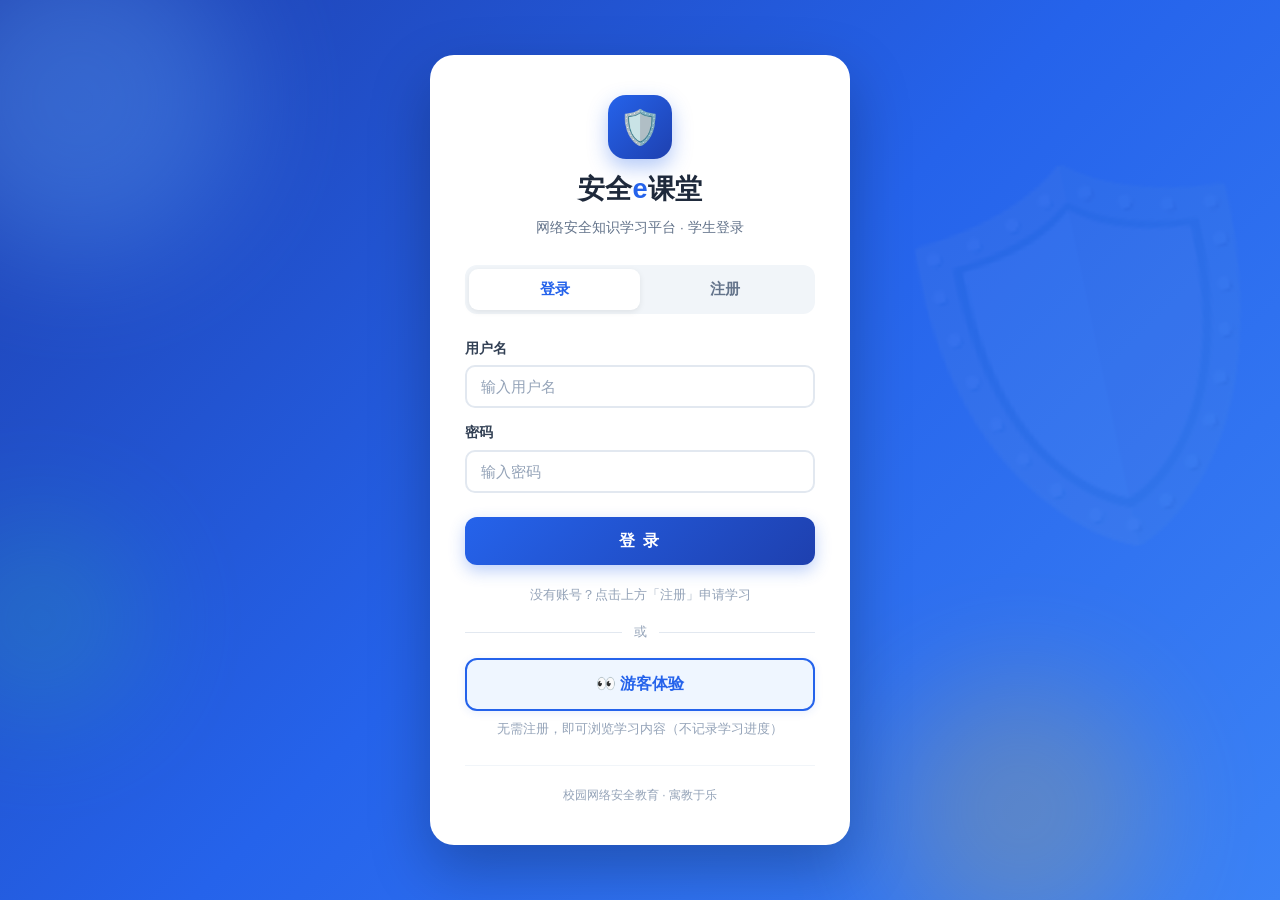
<file: index.html>
<!DOCTYPE html>
<html lang="zh-CN">
<head>
  <meta charset="UTF-8">
  <meta name="viewport" content="width=device-width, initial-scale=1.0, viewport-fit=cover">
  <meta name="description" content="安全e课堂 - 网络安全知识学习平台，包含动画学习、答题闯关、盲盒挑战、情境模拟、学习进度追踪">
  <title>安全e课堂 · 网络安全知识学习平台</title>
  <!-- PWA -->
  <meta name="theme-color" content="#2563eb">
  <meta name="apple-mobile-web-app-capable" content="yes">
  <meta name="apple-mobile-web-app-status-bar-style" content="black-translucent">
  <meta name="apple-mobile-web-app-title" content="安全e课堂">
  <link rel="manifest" href="manifest.json">
  <link rel="icon" type="image/png" href="img/icons/icon-192.png">
  <link rel="apple-touch-icon" href="img/icons/apple-touch-icon.png">
  <link rel="stylesheet" href="css/style.css">
  <link rel="stylesheet" href="css/auth.css">
</head>
<body>

<!-- === 注册登录页 === -->
<div id="page-auth" class="auth-page">
  <div class="auth-bg">
    <div class="auth-bg-shield">🛡️</div>
    <div class="auth-bg-orb orb1"></div>
    <div class="auth-bg-orb orb2"></div>
    <div class="auth-bg-orb orb3"></div>
  </div>
  <div class="auth-card">
    <div class="auth-logo">
      <div class="auth-logo-icon">🛡️</div>
      <h1>安全<span class="hl">e</span>课堂</h1>
    </div>
    <p class="auth-subtitle">网络安全知识学习平台 · 学生登录</p>

    <div class="auth-tabs">
      <button class="auth-tab active" data-tab="login" onclick="Auth.switchTab('login')">登录</button>
      <button class="auth-tab" data-tab="register" onclick="Auth.switchTab('register')">注册</button>
    </div>

    <!-- 登录表单 -->
    <form id="loginForm" class="auth-form" onsubmit="Auth.handleLogin(event)">
      <div class="form-group">
        <label>用户名</label>
        <input type="text" id="loginUsername" placeholder="输入用户名" autocomplete="username" required>
      </div>
      <div class="form-group">
        <label>密码</label>
        <input type="password" id="loginPassword" placeholder="输入密码" autocomplete="current-password" required>
      </div>
      <button type="submit" class="btn-auth">登 录</button>
      <p class="auth-hint">没有账号？点击上方「注册」申请学习</p>
    </form>

    <!-- 注册表单 -->
    <form id="registerForm" class="auth-form hidden" onsubmit="Auth.handleRegister(event)">
      <div class="form-group">
        <label>真实姓名 <span class="req">*</span></label>
        <input type="text" id="regDisplayName" placeholder="如：张三" required>
      </div>
      <div class="form-group">
        <label>班级 <span class="req">*</span></label>
        <select id="regClass" required>
          <option value="">请选择班级</option>
        </select>
      </div>
      <div class="form-group">
        <label>用户名 <span class="req">*</span></label>
        <input type="text" id="regUsername" placeholder="字母/数字/下划线，3-20位" required>
      </div>
      <div class="form-group">
        <label>密码 <span class="req">*</span></label>
        <input type="password" id="regPassword" placeholder="至少4位" required>
      </div>
      <div class="form-group">
        <label>确认密码 <span class="req">*</span></label>
        <input type="password" id="regPassword2" placeholder="再次输入密码" required>
      </div>
      <button type="submit" class="btn-auth">注 册 并 登 录</button>
      <p class="auth-hint">注册即创建学生账号，可记录学习进度</p>
    </form>

    <!-- 游客体验 -->
    <div class="auth-guest-section">
      <div class="auth-guest-divider"><span>或</span></div>
      <button type="button" class="btn-guest" onclick="Auth.handleLoginAsGuest()">👀 游客体验</button>
      <p class="auth-hint" style="margin-top:0.5rem;">无需注册，即可浏览学习内容（不记录学习进度）</p>
    </div>

    <div class="auth-divider">校园网络安全教育 · 寓教于乐</div>
  </div>
</div>

<!-- === 主应用容器（登录后显示） === -->
<div id="app-container" style="display:none;">

<!-- === 导航栏 === -->
<nav class="navbar">
  <div class="navbar-brand" onclick="App.go('home')">
    <div class="logo">🛡️</div>
    <span>安全e课堂</span>
  </div>
  <div class="navbar-menu">
    <button onclick="App.go('home')" data-page="home" class="active">首页</button>
    <button onclick="App.go('learn')" data-page="learn">学习中心</button>
    <button onclick="App.go('quiz')" data-page="quiz">闯关挑战</button>
    <button onclick="App.go('blindbox')" data-page="blindbox">盲盒挑战</button>
    <button onclick="App.go('scenario')" data-page="scenario">情境模拟</button>
  </div>
  <div class="navbar-right">
    <div class="nav-progress-badge" title="闯关进度">
      <i>🏆</i><span id="navProgress">0/6 关</span>
    </div>
    <div class="nav-user" id="navUser" style="display:none;">
      <div class="nav-user-info">
        <span id="navUsername">学生</span>
        <span class="nav-role student" id="navUserRole">学生</span>
      </div>
      <div class="nav-user-menu">
        <button class="nav-menu-btn" onclick="toggleUserMenu()">⋮</button>
        <div class="nav-dropdown" id="navDropdown">
          <a href="javascript:Auth.showChangePassword()" id="menuChangePwd">🔑 修改密码</a>
          <a href="javascript:Auth.goTeacher()" id="teacherEntry" style="display:none;">📊 教师后台</a>
          <a href="javascript:Auth.logout()" id="menuLogout">🚪 退出登录</a>
          <a href="javascript:Auth.logout()" id="menuRegister" style="display:none;">📝 登录/注册</a>
        </div>
      </div>
    </div>
  </div>
</nav>

<!-- === 主容器 === -->
<div class="main-container">

  <!-- === 首页 === -->
  <div class="page active" id="page-home">
    <div class="hero">
      <div class="hero-content">
        <h1>🛡️ 安全<span class="highlight">e</span>课堂</h1>
        <p>中小学网络安全知识学习平台 · 动画学习 + 互动游戏 + 情境实战</p>
        <div class="hero-badges">
          <span class="hero-badge"><span class="dot"></span>🎓 学生注册登录</span>
          <span class="hero-badge"><span class="dot"></span>📊 教师后台监测进度</span>
          <span class="hero-badge"><span class="dot"></span>📱 手机可安装为App</span>
        </div>
        <div class="hero-stats">
          <div class="hero-stat">
            <div class="num">6</div>
            <div class="label">学习主题</div>
          </div>
          <div class="hero-stat">
            <div class="num">30+</div>
            <div class="label">知识题目</div>
          </div>
          <div class="hero-stat">
            <div class="num">4</div>
            <div class="label">情境模拟</div>
          </div>
          <div class="hero-stat">
            <div class="num">3</div>
            <div class="label">游戏模式</div>
          </div>
        </div>
      </div>
    </div>

    <div class="module-cards">
      <div class="module-card" onclick="App.go('learn')">
        <div class="icon blue">📚</div>
        <h3>学习中心</h3>
        <p>6大网络安全主题，通过动画演示和知识卡片，轻松理解密码安全、钓鱼识别、信息保护等核心知识。</p>
        <div class="tags">
          <span class="tag">动画演示</span>
          <span class="tag">知识卡片</span>
          <span class="tag">自学资源</span>
        </div>
        <div class="go">开始学习 →</div>
      </div>

      <div class="module-card" onclick="App.go('quiz')">
        <div class="icon amber">🏆</div>
        <h3>闯关挑战</h3>
        <p>6大关卡、30道精选题目，涵盖单选、多选、判断、场景分析四种题型。逐级解锁，星星评分。</p>
        <div class="tags">
          <span class="tag">答题得分</span>
          <span class="tag">逐级解锁</span>
          <span class="tag">即时解析</span>
        </div>
        <div class="go">开始挑战 →</div>
      </div>

      <div class="module-card" onclick="App.go('blindbox')">
        <div class="icon green">🎁</div>
        <h3>盲盒 + 情境</h3>
        <p>开盲盒答题赢积分，稀有度越高分越多！还有4个真实情境模拟，体验真实的网络安全决策。</p>
        <div class="tags">
          <span class="tag">盲盒挑战</span>
          <span class="tag">情境模拟</span>
          <span class="tag">互动游戏</span>
        </div>
        <div class="go">开始游戏 →</div>
      </div>
    </div>

    <div class="feature-section">
      <div class="section-title">
        <h2>平台特色</h2>
        <p>学练结合，寓教于乐</p>
      </div>
      <div class="feature-grid">
        <div class="feature-item">
          <div class="emoji">🎬</div>
          <h4>动画教学</h4>
          <p>CSS动画演示安全知识，生动直观，激发学习兴趣</p>
        </div>
        <div class="feature-item">
          <div class="emoji">🎮</div>
          <h4>游戏化学习</h4>
          <p>答题闯关、盲盒开箱、情境互动，多种游戏模式不枯燥</p>
        </div>
        <div class="feature-item">
          <div class="emoji">📊</div>
          <h4>即时反馈</h4>
          <p>每道题即时解析，每个情境即时反馈，学完就懂</p>
        </div>
        <div class="feature-item">
          <div class="emoji">📱</div>
          <h4>PWA 手机App</h4>
          <p>支持安装到手机桌面，离线也能学，随时随地畅享网络安全教育</p>
        </div>
        <div class="feature-item">
          <div class="emoji">🎯</div>
          <h4>真实场景</h4>
          <p>情境模拟取材真实案例，学完就能用在实际生活中</p>
        </div>
        <div class="feature-item">
          <div class="emoji">📊</div>
          <h4>教师后台监测</h4>
          <p>教师可查看学生学习进度、答题成绩、班级分布，数据一目了然</p>
        </div>
      </div>
    </div>
  </div>

  <!-- === 学习中心 === -->
  <div class="page" id="page-learn">
    <div class="learn-header">
      <h1>📚 学习中心</h1>
      <p>6大主题动画教学 · 轻松掌握网络安全知识</p>
    </div>
    <div class="learn-tabs" id="learn-tabs"></div>
    <div class="learn-content" id="learn-content"></div>
  </div>

  <!-- === 闯关挑战 === -->
  <div class="page" id="page-quiz">
    <div class="quiz-header">
      <h1>🏆 闯关挑战</h1>
      <p>6关30题 · 逐级解锁 · 星星评分</p>
    </div>
    <div class="quiz-container" id="quiz-container"></div>
  </div>

  <!-- === 盲盒挑战 === -->
  <div class="page" id="page-blindbox">
    <div class="blindbox-header">
      <h1>🎁 盲盒挑战</h1>
      <p>9个盲盒 · 稀有度越高分越多 · 限时答题</p>
    </div>
    <div class="blindbox-container" id="blindbox-container"></div>
  </div>

  <!-- === 情境模拟 === -->
  <div class="page" id="page-scenario">
    <div class="scenario-header">
      <h1>🎭 情境模拟</h1>
      <p>4个真实场景 · 你的每个选择都影响结局</p>
    </div>
    <div class="scenario-container" id="scenario-container"></div>
  </div>

</div>

<!-- === 通用弹窗（盲盒等模块使用） === -->
<div class="modal-overlay" id="modal-overlay">
  <div class="modal" id="modal-content"></div>
</div>

<!-- === 修改密码弹窗 === -->
<div class="modal-overlay hidden" id="changePwdOverlay">
  <div class="modal">
    <h3 style="margin-bottom:1rem;color:var(--primary);">🔑 修改密码</h3>
    <form onsubmit="Auth.handleChangePassword(event)">
      <div class="form-group">
        <label>当前密码</label>
        <input type="password" id="oldPassword" required>
      </div>
      <div class="form-group">
        <label>新密码（至少4位）</label>
        <input type="password" id="newPassword" required>
      </div>
      <div class="form-group">
        <label>确认新密码</label>
        <input type="password" id="newPassword2" required>
      </div>
      <div style="display:flex;gap:.6rem;margin-top:1rem;">
        <button type="submit" class="btn btn-primary">确认修改</button>
        <button type="button" class="btn btn-secondary" onclick="Auth.closeChangePassword()">取消</button>
      </div>
    </form>
  </div>
</div>

<!-- === 页脚 === -->
<div class="footer">
  <p>安全e课堂 · 网络安全知识学习平台</p>
  <p style="margin-top:4px;opacity:0.6;">寓教于乐 · 学练结合 · 守护网络安全</p>
</div>

</div><!-- /app-container -->

<!-- === 用户菜单切换 === -->
<script>
function toggleUserMenu() {
  const dd = document.getElementById('navDropdown');
  dd.classList.toggle('show');
}
document.addEventListener('click', (e) => {
  if (!e.target.closest('.nav-user-menu')) {
    document.getElementById('navDropdown')?.classList.remove('show');
  }
});

// === 动态生成班级下拉选项（高一~高三，每年级19个班）===
(function() {
  const select = document.getElementById('regClass');
  if (!select) return;
  const grades = ['高一', '高二', '高三'];
  let html = '<option value="">请选择班级</option>';
  grades.forEach(g => {
    html += `<optgroup label="${g}">`;
    for (let i = 1; i <= 19; i++) {
      html += `<option value="${g}${i}班">${g}${i}班</option>`;
    }
    html += '</optgroup>';
  });
  select.innerHTML = html;
})();

// PWA Service Worker 注册
if ('serviceWorker' in navigator) {
  window.addEventListener('load', () => {
    navigator.serviceWorker.register('sw.js').catch(err => console.warn('SW 注册失败：', err));
  });
}
</script>

<!-- === 脚本引入（顺序重要） === -->
<!-- Supabase SDK 已改为按需加载（见 supabase-config.js 的 ensureDB），不再阻塞首屏 -->
<!-- 数据 -->
<script src="js/data.js"></script>
<!-- Supabase 配置 -->
<script src="js/supabase-config.js"></script>
<!-- 认证模块 -->
<script src="js/supabase-auth.js"></script>
<!-- 学习追踪 -->
<script src="js/study-tracker.js"></script>
<!-- 主应用 -->
<script src="js/app.js"></script>
<!-- 启动：检查登录状态 -->
<script>
  // 页面加载后尝试恢复登录态
  document.addEventListener('DOMContentLoaded', async () => {
    const loggedIn = await Auth.init();
    if (!loggedIn) {
      // 未登录，显示登录页
      document.getElementById('page-auth').classList.remove('hidden');
      // 空闲时预下载 SDK，学生输入账号密码时通常已就绪
      preloadSupabase(4000);
    } else if (Auth.currentUser && Auth.currentUser.role === 'teacher') {
      // 教师登录后显示「教师后台」入口
      document.getElementById('teacherEntry').style.display = '';
    }
  });
</script>
</body>
</html>
</file>
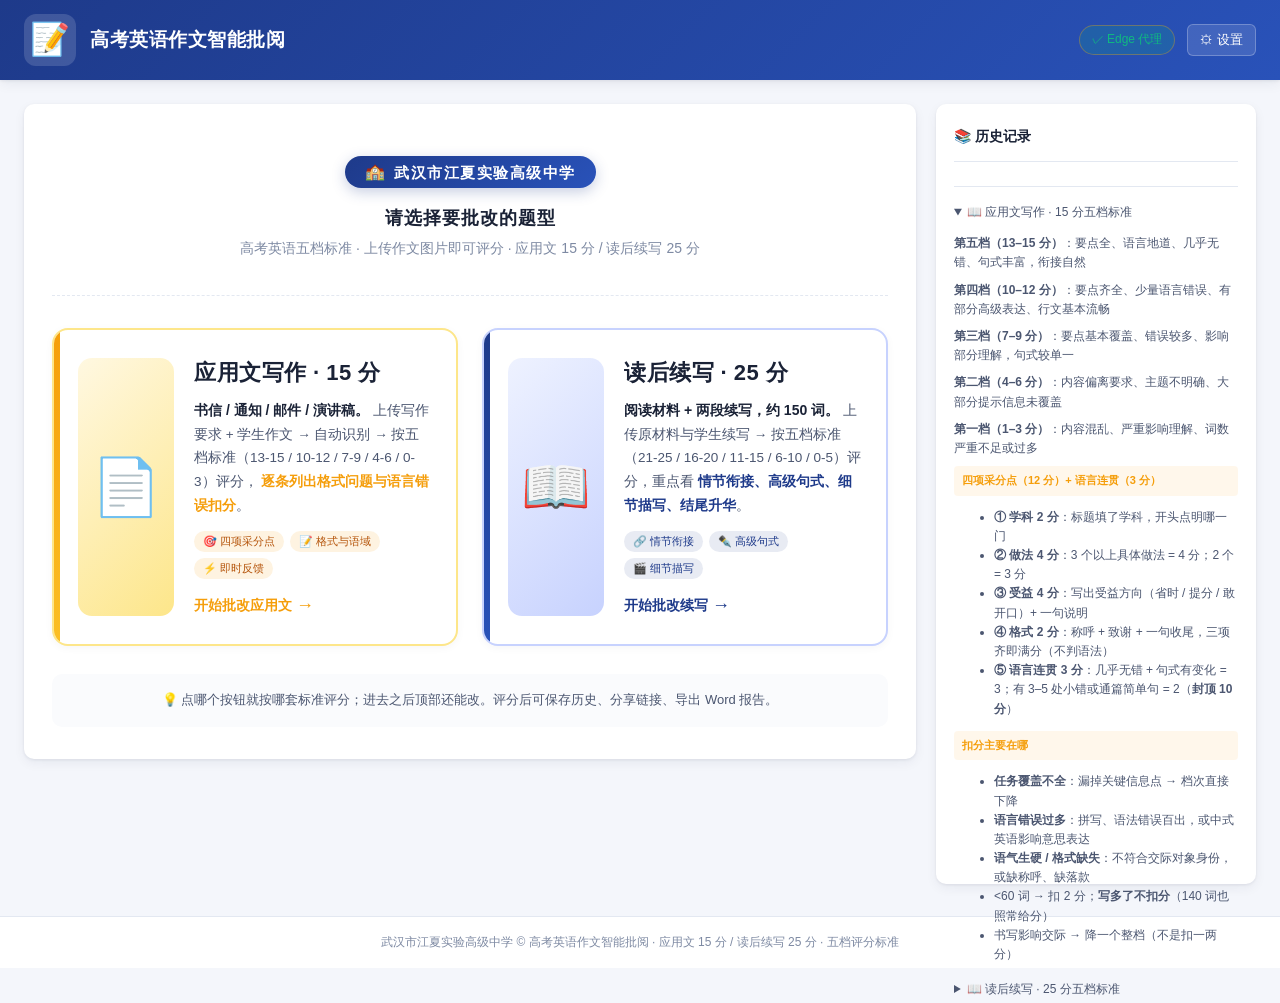
<file: composition/index.html>
<!DOCTYPE html>
<html lang="zh-CN">
<head>
<meta charset="UTF-8">
<meta name="viewport" content="width=device-width, initial-scale=1.0">
<title>高考英语作文智能批阅 · 应用文 15 分 / 读后续写 25 分</title>
<link rel="stylesheet" href="assets/styles.css?v=202611221620">
<!-- docx 生成库 -->
<script src="assets/vendor/docx.umd.js"></script>
<!-- docx 文件保存辅助 -->
<script src="assets/vendor/FileSaver.min.js"></script>
<!-- pako：gzip 解压（用于向后兼容旧的 base64 长链接分享报告） -->
<script src="assets/vendor/pako.min.js"></script>
</head>
<body>
<!-- ============== 顶栏 ============== -->
<header class="topbar">
  <div class="topbar-inner">
    <a class="brand" id="btnHome" href="#" title="返回首页">
      <span class="logo">📝</span>
      <div>
        <h1>高考英语作文智能批阅</h1>
      </div>
    </a>
    <div class="topbar-meta">
      <span class="teacher-chip" id="teacherChip" hidden>🧑‍🏫 <b id="teacherName">—</b></span>
      <span class="badge" id="apiStatus">⚙ Mock 模式</span>
      <button class="link-btn" id="btnSettings">⚙ 设置</button>
      <button class="link-btn" id="btnChangePwd" hidden>🔑 改密码</button>
      <button class="link-btn" id="btnLogout" hidden>退出</button>
    </div>
  </div>
</header>

<!-- ============== 主体 ============== -->
<main class="main">
  <!-- 左侧：批改工作区 -->
  <section class="workarea">
    <!-- 步骤指示器 -->
    <ol class="steps" id="steps">
      <li class="step active" data-step="1">
        <span class="dot">1</span>
        <span class="label">上传图片</span>
      </li>
      <li class="step" data-step="2">
        <span class="dot">2</span>
        <span class="label">识别修正</span>
      </li>
      <li class="step" data-step="3">
        <span class="dot">3</span>
        <span class="label">评分报告</span>
      </li>
    </ol>

    <!-- ====== Step 0: 落地页（入口选择） ====== -->
    <div class="step-panel active" id="panel-0">
      <div class="landing-hero">
        <div class="school-badge">
          <span class="school-badge-icon">🏫</span>
          <span class="school-badge-text">武汉市江夏实验高级中学</span>
        </div>
        <h2 class="landing-title">请选择要批改的题型</h2>
        <p class="landing-sub">高考英语五档标准 · 上传作文图片即可评分 · 应用文 15 分 / 读后续写 25 分</p>
      </div>

      <div class="portal-cards">
        <button class="portal-card portal-card-applied" id="btnPortalApplied" type="button">
          <div class="pc-icon">📄</div>
          <div class="pc-content">
            <div class="pc-name">应用文写作 · 15 分</div>
            <div class="pc-desc">
              <b>书信 / 通知 / 邮件 / 演讲稿。</b>
              上传写作要求 + 学生作文 → 自动识别 → 按五档标准（13-15 / 10-12 / 7-9 / 4-6 / 0-3）评分，
              <span class="pc-highlight">逐条列出格式问题与语言错误扣分</span>。
            </div>
            <div class="pc-tags">
              <span class="pc-tag">🎯 四项采分点</span>
              <span class="pc-tag">📝 格式与语域</span>
              <span class="pc-tag">⚡ 即时反馈</span>
            </div>
            <div class="pc-action">
              开始批改应用文
              <span class="pc-arrow">→</span>
            </div>
          </div>
        </button>

        <button class="portal-card portal-card-continuation" id="btnPortalContinuation" type="button">
          <div class="pc-icon">📖</div>
          <div class="pc-content">
            <div class="pc-name">读后续写 · 25 分</div>
            <div class="pc-desc">
              <b>阅读材料 + 两段续写，约 150 词。</b>
              上传原材料与学生续写 → 按五档标准（21-25 / 16-20 / 11-15 / 6-10 / 0-5）评分，重点看
              <span class="pc-highlight">情节衔接、高级句式、细节描写、结尾升华</span>。
            </div>
            <div class="pc-tags">
              <span class="pc-tag">🔗 情节衔接</span>
              <span class="pc-tag">✒️ 高级句式</span>
              <span class="pc-tag">🎬 细节描写</span>
            </div>
            <div class="pc-action">
              开始批改续写
              <span class="pc-arrow">→</span>
            </div>
          </div>
        </button>
      </div>

      <div class="landing-footer">
        <p>💡 点哪个按钮就按哪套标准评分；进去之后顶部还能改。评分后可保存历史、分享链接、导出 Word 报告。</p>
      </div>
    </div>

    <!-- ====== Step 1: 上传图片 ====== -->
    <div class="step-panel active" id="panel-1">
      <h2>第一步 · 选题型并上传作文</h2>
      <p class="hint">支持 JPG / PNG / WebP，多张图片可一次拖入。「学生作文」必填，「试题」可后补（有试题判分更准）。</p>

      <!-- 题型切换 -->
      <div class="type-row">
        <span class="type-label">题型</span>
        <div class="type-switch" id="typeSwitch">
          <button type="button" class="type-btn active" data-type="applied">应用文写作 · 15 分</button>
          <button type="button" class="type-btn" data-type="continuation">读后续写 · 25 分</button>
        </div>
        <span class="type-hint" id="typeHint">书信 / 通知 / 邮件等，约 80 词，五档 13-15 / 10-12 / 7-9 / 4-6 / 0-3</span>
      </div>

      <div class="meta-row">
        <div class="meta-field">
          <label>学校名称</label>
          <input type="text" id="schoolName" placeholder="例：武汉市江夏实验高级中学" value="武汉市江夏实验高级中学">
        </div>
        <div class="meta-field">
          <label>学生姓名</label>
          <input type="text" id="studentName" placeholder="请填写学生姓名">
        </div>
        <div class="meta-field">
          <label>作文标题 / 主题（可选）</label>
          <input type="text" id="essayTitle" placeholder="例：邀请信 · 邀请外教担任评委">
        </div>
      </div>

      <!-- 试题图片 -->
      <div class="upload-card">
        <div class="upload-head">
          <h3>📋 试题 / 写作要求</h3>
          <span class="counter" id="questionCount">0 张</span>
        </div>
        <div class="upload-note">有试题能让 AI 准确判断「内容要点是否覆盖」，强烈建议上传。</div>
        <div class="dropzone" id="dropzoneQuestion" data-type="question">
          <input type="file" accept="image/*" multiple id="fileQuestion" hidden>
          <div class="dz-prompt">
            <div class="dz-icon">📷</div>
            <div class="dz-text">点击或拖拽上传试题图片</div>
            <div class="dz-tip">写作要求 / 提纲 / 阅读材料</div>
          </div>
        </div>
        <div class="thumb-grid" id="thumbsQuestion"></div>
      </div>

      <!-- 学生作文图片 -->
      <div class="upload-card">
        <div class="upload-head">
          <h3>✍ 学生作文</h3>
          <span class="counter" id="essayCount">0 张</span>
        </div>
        <div class="dropzone" id="dropzoneEssay" data-type="essay">
          <input type="file" accept="image/*" multiple id="fileEssay" hidden>
          <div class="dz-prompt">
            <div class="dz-icon">📷</div>
            <div class="dz-text">点击或拖拽上传作文图片</div>
            <div class="dz-tip">手写或打印均可，一页一张更准</div>
          </div>
        </div>
        <div class="thumb-grid" id="thumbsEssay"></div>
      </div>

      <div class="action-bar">
        <button class="btn btn-ghost" id="btnPasteText">✍ 不上传图片，直接粘贴文本</button>
        <button class="btn btn-ghost" id="btnLoadDemo">📦 载入示例作文（演示）</button>
        <button class="btn btn-primary" id="btnGoStep2" disabled>下一步：识别文字 →</button>
      </div>
    </div>

    <!-- ====== Step 2: OCR 识别 + 编辑 ====== -->
    <div class="step-panel" id="panel-2">
      <h2>第二步 · 识别文字（可修正）</h2>
      <p class="hint">系统已提取文字。<b>请仔细核对拼写、标点与分段</b>——英语作文里一个拼写错误就是一处扣分点，识别错了会导致误判。</p>

      <div class="ocr-grid">
        <div class="ocr-side">
          <h3>原图预览</h3>
          <div class="img-strip" id="imgStrip"></div>
        </div>
        <div class="ocr-main">
          <div class="ocr-block">
            <label>📋 题目 / 写作要求</label>
            <textarea id="ocrQuestion" rows="6" placeholder="题目要求（含要点提示）..."></textarea>
          </div>
          <div class="ocr-block">
            <label>✍ 作文正文 <span class="ai-tag" id="ocrEssayMeta">AI 识别 · 待确认</span></label>
            <textarea id="ocrEssay" rows="18" placeholder="学生作文原文（英文）..."></textarea>
          </div>
          <div class="ocr-meta">
            <div>📊 词数：<b id="charCount">0</b></div>
            <div>✅ 已修正：<b id="fixStatus">否</b></div>
          </div>
        </div>
      </div>

      <div class="action-bar">
        <button class="btn btn-ghost" id="btnBack1">← 返回上传</button>
        <button class="btn btn-secondary" id="btnReOcr">🔄 重新识别</button>
        <button class="btn btn-primary" id="btnGoStep3">下一步：AI 评分 →</button>
      </div>
    </div>

    <!-- ====== Step 3: 评分报告 ====== -->
    <div class="step-panel" id="panel-3">
      <h2>第三步 · AI 评分报告</h2>
      <p class="hint" id="step3Hint">应用文 15 分制 · 五档评分（13-15 / 10-12 / 7-9 / 4-6 / 0-3），按四项采分点定档，语法错误不降档。</p>

      <div id="reportRoot">
        <div class="loading" id="reportLoading">
          <div class="spinner"></div>
          <div>AI 评分中…（约需 20-40 秒）</div>
        </div>
        <div class="report-card" id="reportCard" hidden></div>
      </div>

      <div class="action-bar">
        <button class="btn btn-ghost" id="btnBack2">← 返回修改</button>
        <button class="btn btn-secondary" id="btnShareReport">📤 分享报告</button>
        <button class="btn btn-secondary" id="btnSaveHistory">💾 保存到历史</button>
        <button class="btn btn-primary" id="btnDownloadWord">📥 下载 Word 报告</button>
        <button class="btn btn-ghost" id="btnNew">+ 新批改</button>
      </div>
    </div>

  </section>

  <!-- 右侧：历史记录 + 评分标准 -->
  <aside class="sidebar">
    <div class="side-head">
      <h3>📚 历史记录</h3>
      <button class="link-btn" id="btnClearHistory" title="清空全部">🗑</button>
    </div>
    <div class="history-list" id="historyList">
      <div class="history-empty">暂无记录</div>
    </div>

    <div class="side-foot">
      <details open>
        <summary>📖 应用文写作 · 15 分五档标准</summary>
        <div class="rubric">
          <p><b>第五档（13–15 分）</b>：要点全、语言地道、几乎无错、句式丰富，衔接自然</p>
          <p><b>第四档（10–12 分）</b>：要点齐全、少量语言错误、有部分高级表达、行文基本流畅</p>
          <p><b>第三档（7–9 分）</b>：要点基本覆盖、错误较多、影响部分理解，句式较单一</p>
          <p><b>第二档（4–6 分）</b>：内容偏离要求、主题不明确、大部分提示信息未覆盖</p>
          <p><b>第一档（1–3 分）</b>：内容混乱、严重影响理解、词数严重不足或过多</p>
          <p class="tip" style="margin-top:6px;"><b>四项采分点（12 分）+ 语言连贯（3 分）</b></p>
          <ul>
            <li><b>① 学科 2 分</b>：标题填了学科，开头点明哪一门</li>
            <li><b>② 做法 4 分</b>：3 个以上具体做法 = 4 分；2 个 = 3 分</li>
            <li><b>③ 受益 4 分</b>：写出受益方向（省时 / 提分 / 敢开口）+ 一句说明</li>
            <li><b>④ 格式 2 分</b>：称呼 + 致谢 + 一句收尾，三项齐即满分（不判语法）</li>
            <li><b>⑤ 语言连贯 3 分</b>：几乎无错 + 句式有变化 = 3；有 3–5 处小错或通篇简单句 = 2（<b>封顶 10 分</b>）</li>
          </ul>
          <p class="tip" style="margin-top:6px;"><b>扣分主要在哪</b></p>
          <ul>
            <li><b>任务覆盖不全</b>：漏掉关键信息点 → 档次直接下降</li>
            <li><b>语言错误过多</b>：拼写、语法错误百出，或中式英语影响意思表达</li>
            <li><b>语气生硬 / 格式缺失</b>：不符合交际对象身份，或缺称呼、缺落款</li>
            <li>&lt;60 词 → 扣 2 分；<b>写多了不扣分</b>（140 词也照常给分）</li>
            <li>书写影响交际 → 降一个整档（不是扣一两分）</li>
          </ul>
        </div>
      </details>

      <details>
        <summary>📖 读后续写 · 25 分五档标准</summary>
        <div class="rubric">
          <p><b>第五档 21–25</b>：衔接严密、情节有起伏；词汇句式丰富（含高级结构）；细节描写生动；结尾升华</p>
          <p><b>第四档 16–20</b>：衔接较好、情节合理；语言较准确；细节略少</p>
          <p><b>第三档 11–15</b>：勉强衔接；语言错误较多、句式单一；细节薄弱</p>
          <p><b>第二档 6–10</b>：与原文脱节或平铺直叙；错误多影响理解</p>
          <p><b>第一档 0–5</b>：脱节 / 抄袭原文 / 无法理解 / 空白</p>
          <p class="tip" style="margin-top:6px;"><b>扣分硬规则</b></p>
          <ul>
            <li>情节断层 / 人设崩塌 / 逻辑矛盾 → 直接降 2 档</li>
            <li>只写一段或两段严重失衡 → 扣 5–8 分</li>
            <li>两段合计 &lt;100 词 → 降一档（150 词左右最佳）</li>
            <li>不接所给段落开头语、大段抄原文 → 降档</li>
            <li>冲 21 分以上须满足：高级句式≥3 处 + 细节描写 + 结尾升华</li>
          </ul>
        </div>
      </details>
    </div>
  </aside>
</main>

<!-- ============== 班级口令弹窗（首次进入输一次，之后记住） ============== -->
<div class="modal" id="passModal" hidden>
  <div class="modal-card modal-card-sm">
    <div class="modal-head">
      <h3>🔒 输入班级口令</h3>
    </div>
    <div class="modal-body">
      <p class="hint" style="margin:0 0 10px;">口令由老师发给你，<b>只需要输入一次</b>，之后这台设备会记住。</p>
      <div class="meta-field">
        <label>班级口令</label>
        <input type="text" id="passInput" placeholder="请输入班级口令" autocomplete="off" autocapitalize="none" spellcheck="false">
      </div>
      <div class="login-error" id="passError" hidden></div>
    </div>
    <div class="modal-foot">
      <button class="btn btn-primary" id="btnPassOk" type="button">进 入</button>
    </div>
  </div>
</div>

<!-- ============== 教师登录弹窗 ============== -->
<div class="modal" id="loginModal" hidden>
  <div class="modal-card modal-card-sm">
    <div class="modal-head">
      <h3>🧑‍🏫 教师登录</h3>
      <button class="link-btn" id="btnCloseLogin">✕</button>
    </div>
    <div class="modal-body">
      <div class="meta-field">
        <label>账号（姓名全拼）</label>
        <input type="text" id="loginAccount" placeholder="请输入账号" autocomplete="username" autocapitalize="none" spellcheck="false">
      </div>
      <div class="meta-field">
        <label>密码</label>
        <input type="password" id="loginPassword" placeholder="请输入密码" autocomplete="current-password">
      </div>
      <div class="login-error" id="loginError" hidden></div>
      <div class="login-alt">
        <button class="link-btn" id="btnUsePass" type="button">没有账号？用班级口令进入 →</button>
      </div>
    </div>
    <div class="modal-foot">
      <button class="btn btn-ghost" id="btnCancelLogin">取消</button>
      <button class="btn btn-primary" id="btnDoLogin">登 录</button>
    </div>
  </div>
</div>

<!-- ============== 修改密码弹窗 ============== -->
<div class="modal" id="changePwdModal" hidden>
  <div class="modal-card modal-card-sm">
    <div class="modal-head">
      <h3>🔑 修改密码</h3>
      <button class="link-btn" id="btnCloseCp">✕</button>
    </div>
    <div class="modal-body">
      <div class="meta-field">
        <label>当前密码</label>
        <input type="password" id="cpOld" placeholder="请输入当前密码" autocomplete="current-password">
      </div>
      <div class="meta-field">
        <label>新密码</label>
        <input type="password" id="cpNew1" placeholder="8 位以上，含字母和数字" autocomplete="new-password">
      </div>
      <div class="meta-field">
        <label>确认新密码</label>
        <input type="password" id="cpNew2" placeholder="再输一次新密码" autocomplete="new-password">
      </div>
      <div class="login-error" id="cpError" hidden></div>
    </div>
    <div class="modal-foot">
      <button class="btn btn-ghost" id="btnCancelCp">取消</button>
      <button class="btn btn-primary" id="btnDoCp">确认修改</button>
    </div>
  </div>
</div>

<!-- ============== 设置弹窗 ============== -->
<div class="modal" id="settingsModal" hidden>
  <div class="modal-card">
    <div class="modal-head">
      <h3>⚙ 平台设置</h3>
      <button class="link-btn" id="btnCloseSettings">✕</button>
    </div>
    <div class="modal-body">
      <p class="hint">
        <b style="color:#1e3a8a;">部署推荐「Edge 代理」模式：</b>阿里云 Key 存在 Supabase 后端，前端永不暴露。本地测试可临时「通义直连」。Mock 模式无需任何凭据。
      </p>
      <div class="meta-field">
        <label>运行模式</label>
        <select id="cfgMode">
          <option value="mock">Mock 模拟（无任何 API 调用）</option>
          <option value="edge">🔒 Edge 代理 · Supabase Function（部署推荐，Key 不暴露）</option>
          <option value="live">⚠ 通义直连 · DashScope（本地测试用）</option>
        </select>
      </div>

      <div style="border-top:1px solid var(--line);padding-top:14px;margin-top:6px;">
        <h4 style="font-size:13px;color:var(--text-2);margin-bottom:8px;">🔒 Edge 代理配置（Supabase）</h4>
        <div class="meta-field">
          <label>Supabase Function 地址</label>
          <input type="text" id="cfgEdgeUrl" placeholder="https://&lt;project-ref&gt;.supabase.co/functions/v1">
        </div>
        <div class="meta-field">
          <label>Supabase publishable key（公开 key，可放前端）</label>
          <input type="password" id="cfgEdgeKey" placeholder="sb_publishable_ 开头">
        </div>
        <p style="font-size:11px;color:var(--text-3);margin-top:-2px;">
          publishable key 只用于让 Supabase 网关放行，本身是公开的；真正决定能不能调用接口的是登录后拿到的教师令牌，签名密钥只在服务器端。
        </p>
      </div>

      <div style="border-top:1px solid var(--line);padding-top:14px;margin-top:10px;">
        <h4 style="font-size:13px;color:var(--text-2);margin-bottom:8px;">⚠ 通义直连（仅本地测试）</h4>
        <div class="meta-field">
          <label>通义千问 API Key</label>
          <input type="password" id="cfgDashKey" placeholder="sk- 开头的一串字符（部署前清空）">
        </div>
        <div class="cfg-test-row">
          <button class="btn btn-ghost btn-sm" id="btnTestDash" type="button">🔍 测试 Key 是否可用</button>
          <span class="cfg-test-result" id="dashTestResult"></span>
        </div>
        <p class="form-hint" style="font-size:11px;color:#888;margin:2px 0 0;">
          Key 只存在本机浏览器里，不写进任何文件。刚粘贴完不用先点保存，直接点测试即可。
        </p>
        <div class="meta-field">
          <label>识别模型</label>
          <select id="cfgOcrModel">
            <option value="qwen-vl-ocr" selected>qwen-vl-ocr（推荐，最便宜）</option>
            <option value="qwen3.7-plus">qwen3.7-plus（更智能的视觉档）</option>
          </select>
          <p class="form-hint" style="font-size:11px;color:#888;margin:4px 0 0;">
            ⚠ Edge 模式下，前端选哪个不影响实际调用——后端 <code>ocr/index.ts</code> 硬编码为 qwen-vl-ocr。
          </p>
        </div>
        <div class="meta-field">
          <label>评分模型</label>
          <select id="cfgScoreModel">
            <option value="qwen-plus" selected>qwen-plus（推荐，性价比高）</option>
            <option value="qwen-max">qwen-max（更强，但贵）</option>
          </select>
          <p class="form-hint" style="font-size:11px;color:#888;margin:4px 0 0;">
            ⚠ Edge 模式下，前端选哪个不影响实际调用——后端 <code>score/index.ts</code> 硬编码为 qwen-plus。
          </p>
        </div>
      </div>

      <div style="border-top:1px solid var(--line);padding-top:14px;margin-top:6px;">
        <h4 style="font-size:13px;color:var(--text-2);margin-bottom:8px;">🎓 外部学生端链接（可选）</h4>
        <div class="meta-field">
          <label>Coze / 其他智能体链接</label>
          <input type="text" id="cfgCozeUrl" placeholder="留空则学生入口走站内自助批改">
        </div>
      </div>
    </div>
    <div class="modal-foot">
      <button class="btn btn-ghost" id="btnCancelSettings">取消</button>
      <button class="btn btn-primary" id="btnSaveSettings">保存</button>
    </div>
  </div>
</div>

<footer class="footer">
  <p>武汉市江夏实验高级中学 © 高考英语作文智能批阅 · 应用文 15 分 / 读后续写 25 分 · 五档评分标准</p>
</footer>

<!-- 业务脚本 -->
<script src="assets/app.js?v=202611230225"></script>
</body>
</html>
</file>
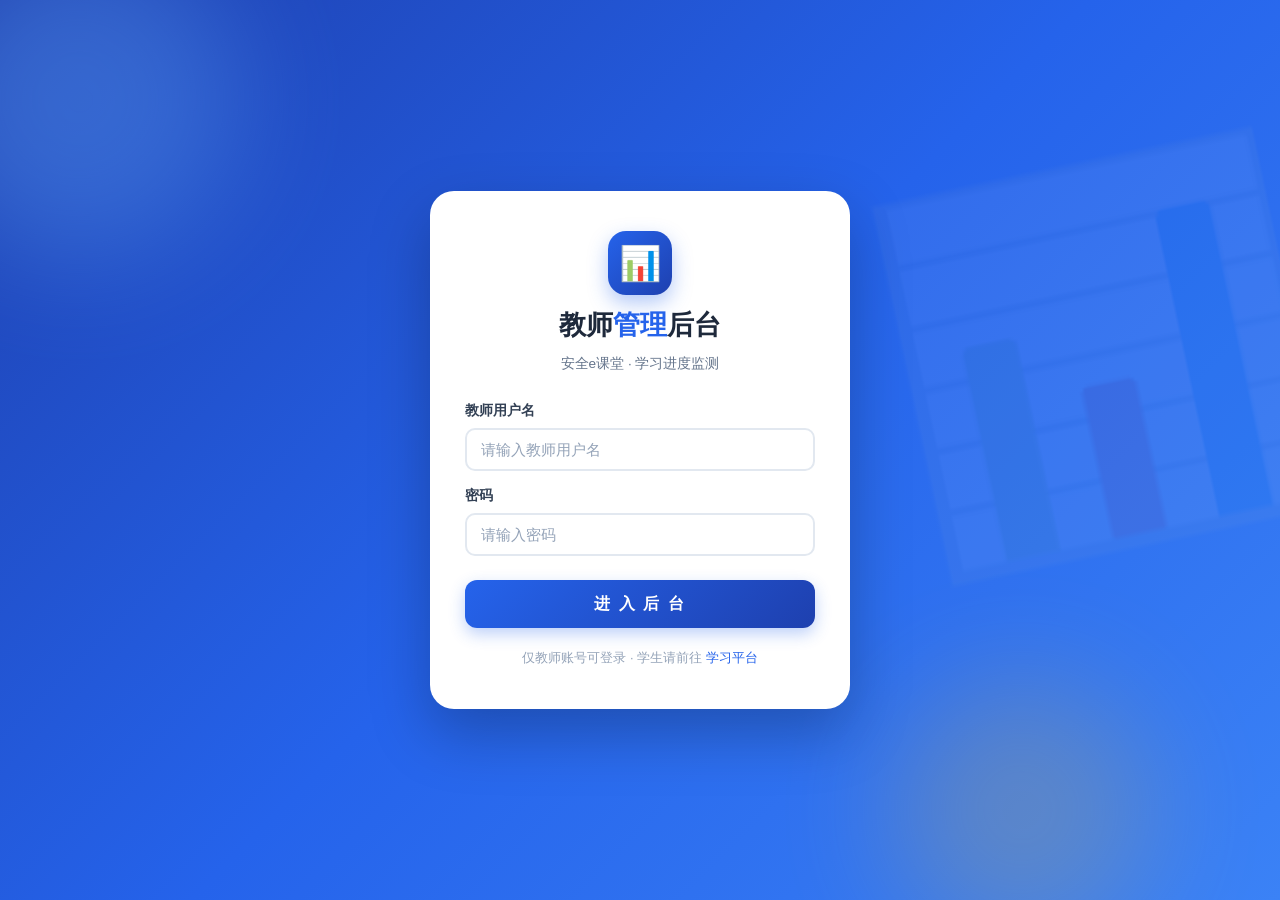
<file: teacher.html>
<!DOCTYPE html>
<html lang="zh-CN">
<head>
  <meta charset="UTF-8">
  <meta name="viewport" content="width=device-width, initial-scale=1.0">
  <title>教师管理后台 · 安全e课堂</title>
  <link rel="stylesheet" href="css/style.css">
  <link rel="stylesheet" href="css/auth.css">
  <!-- Supabase SDK -->
  <script src="js/supabase.js"></script>
  <script src="js/supabase-config.js"></script>
</head>
<body>

<!-- === 教师登录页 === -->
<div id="teacherLogin" class="auth-page">
  <div class="auth-bg">
    <div class="auth-bg-shield">📊</div>
    <div class="auth-bg-orb orb1"></div>
    <div class="auth-bg-orb orb2"></div>
  </div>
  <div class="auth-card">
    <div class="auth-logo">
      <div class="auth-logo-icon">📊</div>
      <h1>教师<span class="hl">管理</span>后台</h1>
    </div>
    <p class="auth-subtitle">安全e课堂 · 学习进度监测</p>
    <form class="auth-form" onsubmit="Teacher.login(event)">
      <div class="form-group">
        <label>教师用户名</label>
        <input type="text" id="teacherUsername" placeholder="请输入教师用户名" autocomplete="username" required>
      </div>
      <div class="form-group">
        <label>密码</label>
        <input type="password" id="teacherPassword" placeholder="请输入密码" autocomplete="current-password" required>
      </div>
      <button type="submit" class="btn-auth">进 入 后 台</button>
      <p class="auth-hint">仅教师账号可登录 · 学生请前往 <a href="index.html" style="color:var(--primary);">学习平台</a></p>
    </form>
  </div>
</div>

<!-- === 仪表盘 === -->
<div id="dashboard" style="display:none;">
  <header class="teacher-header">
    <div class="header-inner">
      <div>
        <h1>📊 安全e课堂 · 教师管理后台</h1>
        <p>学生学习进度监测与数据分析</p>
      </div>
      <div class="header-actions">
        <button class="btn btn-light" onclick="Teacher.refresh()">🔄 刷新数据</button>
        <button class="btn btn-light" onclick="Teacher.exportCSV()">⬇️ 导出CSV</button>
        <button class="btn btn-light" onclick="Teacher.goStudent()">🛡️ 进入学习端</button>
        <button class="btn btn-light" onclick="Teacher.logout()">🚪 退出</button>
      </div>
    </div>
  </header>

  <div class="container">
    <!-- 数据概览卡片 -->
    <div class="stats-row" id="statsRow">
      <div class="stat-card">
        <div class="stat-icon blue">👥</div>
        <div>
          <div class="stat-value" id="statTotalStudents">-</div>
          <div class="stat-label">注册学生数</div>
        </div>
      </div>
      <div class="stat-card">
        <div class="stat-icon green">📈</div>
        <div>
          <div class="stat-value" id="statAvgProgress">-</div>
          <div class="stat-label">平均闯关进度</div>
        </div>
      </div>
      <div class="stat-card">
        <div class="stat-icon orange">🎯</div>
        <div>
          <div class="stat-value" id="statAvgScore">-</div>
          <div class="stat-label">平均答题正确率</div>
        </div>
      </div>
      <div class="stat-card">
        <div class="stat-icon red">⏱️</div>
        <div>
          <div class="stat-value" id="statTotalTime">-</div>
          <div class="stat-label">总学习时长</div>
        </div>
      </div>
    </div>

    <!-- 工具栏 -->
    <div class="toolbar">
      <input type="text" class="search-box" id="searchInput" placeholder="🔍 搜索学生姓名/用户名/班级..." oninput="Teacher.renderTable()">
      <select id="classFilter" class="search-box" style="max-width:160px;" onchange="Teacher.renderTable()">
        <option value="">全部班级</option>
      </select>
      <select id="sortSelect" class="search-box" style="max-width:180px;" onchange="Teacher.renderTable()">
        <option value="last_login">按最后登录</option>
        <option value="progress">按闯关进度</option>
        <option value="correct_rate">按正确率</option>
        <option value="study_time">按学习时长</option>
      </select>
    </div>

    <!-- 学生表格 -->
    <div class="table-wrapper">
      <div class="table-scroll">
        <table>
          <thead>
            <tr>
              <th>学生</th>
              <th>班级</th>
              <th>闯关进度</th>
              <th>答题正确率</th>
              <th>盲盒最高分</th>
              <th>情境完成</th>
              <th>学习时长</th>
              <th>最后登录</th>
              <th>操作</th>
            </tr>
          </thead>
          <tbody id="studentTableBody">
            <tr><td colspan="9" style="text-align:center;padding:3rem;color:var(--gray-400);">加载中...</td></tr>
          </tbody>
        </table>
      </div>
    </div>

    <!-- 答题记录明细区 -->
    <div id="detailSection" style="display:none;margin-top:1.5rem;">
      <div class="detail-header">
        <h2 id="detailTitle">📋 答题明细</h2>
        <button class="btn btn-secondary" onclick="Teacher.closeDetail()">✕ 关闭</button>
      </div>
      <div class="table-wrapper">
        <div class="table-scroll">
          <table>
            <thead>
              <tr>
                <th>关卡</th>
                <th>答对/总数</th>
                <th>星星</th>
                <th>用时</th>
                <th>完成时间</th>
              </tr>
            </thead>
            <tbody id="detailTableBody"></tbody>
          </table>
        </div>
      </div>
    </div>

    <!-- 班级分布图 -->
    <div class="chart-section">
      <h2>🏫 班级分布</h2>
      <div id="classChart" class="class-chart"></div>
    </div>
  </div>
</div>

<style>
/* 教师后台专属样式 */
.teacher-header {
  background: linear-gradient(135deg, var(--primary-dark), var(--primary));
  color: #fff;
  padding: 1.5rem 2rem;
  box-shadow: 0 4px 20px rgba(37,99,235,0.3);
}
.header-inner {
  max-width: 1280px; margin: 0 auto;
  display: flex; align-items: center; justify-content: space-between;
  flex-wrap: wrap; gap: 1rem;
}
.teacher-header h1 { font-size: 1.4rem; font-weight: 800; }
.teacher-header p { opacity: 0.85; font-size: 0.88rem; margin-top: 0.2rem; }
.header-actions { display: flex; gap: 0.5rem; flex-wrap: wrap; }
.btn-light {
  background: rgba(255,255,255,0.2);
  color: #fff; border: 1px solid rgba(255,255,255,0.3);
  padding: 8px 14px; border-radius: 10px; font-size: 0.85rem;
  cursor: pointer; transition: var(--transition);
}
.btn-light:hover { background: rgba(255,255,255,0.3); }

.container { max-width: 1280px; margin: 0 auto; padding: 1.5rem; }

.stats-row {
  display: grid; grid-template-columns: repeat(auto-fit, minmax(220px, 1fr));
  gap: 1rem; margin-bottom: 1.5rem;
}
.stat-card {
  background: #fff; border-radius: 16px; padding: 1.2rem 1.5rem;
  box-shadow: var(--shadow); display: flex; align-items: center; gap: 1rem;
}
.stat-icon {
  width: 48px; height: 48px; border-radius: 12px;
  display: flex; align-items: center; justify-content: center;
  font-size: 1.4rem; color: #fff; flex-shrink: 0;
}
.stat-icon.blue { background: linear-gradient(135deg, #2563eb, #3b82f6); }
.stat-icon.green { background: linear-gradient(135deg, #10b981, #34d399); }
.stat-icon.orange { background: linear-gradient(135deg, #f59e0b, #fbbf24); }
.stat-icon.red { background: linear-gradient(135deg, #ef4444, #f87171); }
.stat-value { font-size: 1.7rem; font-weight: 800; color: var(--gray-800); line-height: 1.2; }
.stat-label { font-size: 0.8rem; color: var(--gray-500); }

.toolbar {
  display: flex; gap: 0.8rem; margin-bottom: 1rem; flex-wrap: wrap;
}
.search-box {
  flex: 1; min-width: 180px; padding: 10px 14px;
  border: 2px solid var(--gray-200); border-radius: 10px;
  font-size: 0.9rem; outline: none; transition: var(--transition);
  font-family: inherit;
}
.search-box:focus { border-color: var(--primary); box-shadow: 0 0 0 3px rgba(37,99,235,0.12); }

.table-wrapper {
  background: #fff; border-radius: 16px;
  box-shadow: var(--shadow); overflow: hidden;
}
.table-scroll { overflow-x: auto; }
table { width: 100%; border-collapse: collapse; min-width: 980px; }
thead { background: var(--gray-50); }
th {
  padding: 13px 14px; text-align: left; font-size: 0.8rem;
  font-weight: 700; color: var(--gray-600);
  border-bottom: 2px solid var(--gray-200); white-space: nowrap;
}
td {
  padding: 12px 14px; font-size: 0.88rem; color: var(--gray-700);
  border-bottom: 1px solid var(--gray-100); white-space: nowrap;
}
tbody tr:hover { background: var(--gray-50); }
.student-name { font-weight: 600; color: var(--gray-800); }
.student-username { font-size: 0.75rem; color: var(--gray-400); }
.progress-bar {
  width: 80px; height: 8px; background: var(--gray-200);
  border-radius: 4px; overflow: hidden; display: inline-block; vertical-align: middle;
}
.progress-fill {
  height: 100%; background: linear-gradient(90deg, var(--primary), var(--primary-light));
  border-radius: 4px; transition: width 0.4s;
}
.progress-text { font-size: 0.75rem; color: var(--gray-500); margin-left: 6px; }
.tag-cls {
  padding: 2px 8px; border-radius: 6px; font-size: 0.75rem;
  background: #dbeafe; color: #1e40af;
}
.btn-sm {
  padding: 5px 11px; border-radius: 8px; font-size: 0.78rem;
  background: var(--primary); color: #fff; border: none; cursor: pointer;
}
.btn-sm:hover { background: var(--primary-dark); }

.detail-header {
  display: flex; justify-content: space-between; align-items: center;
  margin-bottom: 0.8rem;
}
.detail-header h2 { font-size: 1.1rem; color: var(--gray-800); }

.chart-section {
  margin-top: 1.5rem; background: #fff; border-radius: 16px;
  padding: 1.5rem; box-shadow: var(--shadow);
}
.chart-section h2 { font-size: 1.1rem; margin-bottom: 1rem; color: var(--gray-800); }
.class-chart { display: flex; flex-direction: column; gap: 0.8rem; }
.class-bar-row { display: flex; align-items: center; gap: 0.8rem; }
.class-label { width: 100px; font-size: 0.85rem; color: var(--gray-700); font-weight: 600; }
.class-bar-bg { flex: 1; height: 24px; background: var(--gray-100); border-radius: 12px; overflow: hidden; }
.class-bar-fill {
  height: 100%; background: linear-gradient(90deg, var(--primary), var(--primary-light));
  border-radius: 12px; transition: width 0.6s; display: flex; align-items: center;
  justify-content: flex-end; padding-right: 8px; color: #fff; font-size: 0.75rem; font-weight: 600;
}

@media (max-width: 768px) {
  .teacher-header { padding: 1rem; }
  .header-actions { width: 100%; }
  .btn-light { flex: 1; padding: 8px 6px; font-size: 0.78rem; }
}
</style>

<script>
const Teacher = {
  currentUser: null,
  students: [],
  records: [],

  /* === 登录 === */
  async login(e) {
    e.preventDefault();
    const username = document.getElementById('teacherUsername').value.trim();
    const password = document.getElementById('teacherPassword').value;
    if (!username || !password) return;

    const btn = e.target.querySelector('button[type="submit"]');
    btn.disabled = true; btn.textContent = '登录中...';

    try {
      const { data, error } = await db.from('students')
        .select('username, display_name, role, password_hash')
        .eq('username', username).single();

      if (error || !data) { alert('用户名不存在'); return; }
      if (data.password_hash !== password) { alert('密码错误'); return; }
      if (data.role !== 'teacher') { alert('此账号非教师角色，无法登录后台'); return; }

      this.currentUser = data;
      localStorage.setItem('sec_teacher', JSON.stringify(data));
      document.getElementById('teacherLogin').style.display = 'none';
      document.getElementById('dashboard').style.display = '';
      await this.refresh();
    } catch (err) {
      alert('登录失败：' + (err.message || '网络错误'));
    } finally {
      btn.disabled = false; btn.textContent = '进 入 后 台';
    }
  },

  /* === 恢复登录态 === */
  async init() {
    const saved = localStorage.getItem('sec_teacher');
    if (!saved) return;
    try {
      const user = JSON.parse(saved);
      const { data } = await db.from('students')
        .select('username, display_name, role').eq('username', user.username).single();
      if (data && data.role === 'teacher') {
        this.currentUser = data;
        document.getElementById('teacherLogin').style.display = 'none';
        document.getElementById('dashboard').style.display = '';
        await this.refresh();
      }
    } catch (e) {}
  },

  logout() {
    localStorage.removeItem('sec_teacher');
    this.currentUser = null;
    document.getElementById('dashboard').style.display = 'none';
    document.getElementById('teacherLogin').style.display = '';
  },

  goStudent() { window.location.href = 'index.html'; },

  /* === 演示模式 mock 数据 === */
  loadMockData() {
    this.students = [
      {username:'zhang_san', display_name:'张三', class_name:'高三1班', completedLevels:6, totalCorrect:29, totalQuestions:30, correctRate:97, blindboxScore:280, scenarioCount:4, studySeconds:8400, lastLogin:new Date().toISOString()},
      {username:'li_si', display_name:'李四', class_name:'高三1班', completedLevels:5, totalCorrect:24, totalQuestions:30, correctRate:80, blindboxScore:210, scenarioCount:3, studySeconds:6200, lastLogin:new Date(Date.now()-3600000).toISOString()},
      {username:'wang_wu', display_name:'王五', class_name:'高三2班', completedLevels:4, totalCorrect:18, totalQuestions:25, correctRate:72, blindboxScore:160, scenarioCount:2, studySeconds:4500, lastLogin:new Date(Date.now()-7200000).toISOString()},
      {username:'zhao_liu', display_name:'赵六', class_name:'高三2班', completedLevels:6, totalCorrect:28, totalQuestions:30, correctRate:93, blindboxScore:255, scenarioCount:4, studySeconds:7800, lastLogin:new Date().toISOString()},
      {username:'sun_qi', display_name:'孙七', class_name:'高三3班', completedLevels:3, totalCorrect:12, totalQuestions:20, correctRate:60, blindboxScore:90, scenarioCount:1, studySeconds:2800, lastLogin:new Date(Date.now()-86400000).toISOString()},
      {username:'zhou_ba', display_name:'周八', class_name:'高三3班', completedLevels:2, totalCorrect:8, totalQuestions:15, correctRate:53, blindboxScore:60, scenarioCount:1, studySeconds:1900, lastLogin:new Date(Date.now()-172800000).toISOString()},
      {username:'wu_jiu', display_name:'吴九', class_name:'高三1班', completedLevels:5, totalCorrect:22, totalQuestions:28, correctRate:79, blindboxScore:195, scenarioCount:3, studySeconds:5800, lastLogin:new Date(Date.now()-1800000).toISOString()},
      {username:'zheng_shi', display_name:'郑十', class_name:'高三2班', completedLevels:4, totalCorrect:16, totalQuestions:22, correctRate:73, blindboxScore:145, scenarioCount:2, studySeconds:3900, lastLogin:new Date(Date.now()-5400000).toISOString()},
    ];
    this.renderStats();
    this.renderClassFilter();
    this.renderTable();
    this.renderClassChart();
  },

  /* === 加载数据 === */
  async refresh() {
    try {
      // 加载所有学生（role=student）
      const { data: students, error: e1 } = await db.from('students')
        .select('username, display_name, class_name, created_at')
        .eq('role', 'student').order('created_at', { ascending: false });
      if (e1) throw e1;

      // 加载所有进度
      const { data: progress, error: e2 } = await db.from('study_progress')
        .select('username, quiz_scores, blindbox_high_score, scenario_completed, total_study_seconds, quiz_total_correct, quiz_total_questions, last_login, last_update');
      if (e2) throw e2;

      // 合并数据
      const progressMap = {};
      (progress || []).forEach(p => progressMap[p.username] = p);

      this.students = (students || []).map(s => {
        const p = progressMap[s.username] || {};
        const quizScores = p.quiz_scores || {};
        const completedLevels = Object.keys(quizScores).length;
        const totalCorrect = p.quiz_total_correct || Object.values(quizScores).reduce((sum, q) => sum + (q.correct||0), 0);
        const totalQuestions = p.quiz_total_questions || Object.values(quizScores).reduce((sum, q) => sum + (q.total||0), 0);
        return {
          ...s,
          completedLevels,
          totalCorrect,
          totalQuestions,
          correctRate: totalQuestions > 0 ? Math.round(totalCorrect / totalQuestions * 100) : 0,
          blindboxScore: p.blindbox_high_score || 0,
          scenarioCount: (p.scenario_completed || []).length,
          studySeconds: p.total_study_seconds || 0,
          lastLogin: p.last_login,
          lastUpdate: p.last_update
        };
      });

      this.renderStats();
      this.renderClassFilter();
      this.renderTable();
      this.renderClassChart();
    } catch (err) {
      console.error('加载数据失败：', err);
      document.getElementById('studentTableBody').innerHTML =
        `<tr><td colspan="9" style="text-align:center;padding:2rem;color:var(--danger);">数据加载失败：${err.message}</td></tr>`;
    }
  },

  /* === 概览统计 === */
  renderStats() {
    const total = this.students.length;
    const avgProgress = total > 0
      ? Math.round(this.students.reduce((s, st) => s + st.completedLevels, 0) / total / 6 * 100) + '%'
      : '0%';
    const scored = this.students.filter(s => s.totalQuestions > 0);
    const avgScore = scored.length > 0
      ? Math.round(scored.reduce((s, st) => s + st.correctRate, 0) / scored.length) + '%'
      : '0%';
    const totalTime = this.formatTime(this.students.reduce((s, st) => s + st.studySeconds, 0));

    document.getElementById('statTotalStudents').textContent = total;
    document.getElementById('statAvgProgress').textContent = avgProgress;
    document.getElementById('statAvgScore').textContent = avgScore;
    document.getElementById('statTotalTime').textContent = totalTime;
  },

  /* === 班级筛选 === */
  renderClassFilter() {
    const classes = [...new Set(this.students.map(s => s.class_name).filter(Boolean))];
    const sel = document.getElementById('classFilter');
    const cur = sel.value;
    sel.innerHTML = '<option value="">全部班级</option>' +
      classes.map(c => `<option value="${c}" ${c===cur?'selected':''}>${c}</option>`).join('');
  },

  /* === 学生表格 === */
  renderTable() {
    const kw = (document.getElementById('searchInput').value || '').trim().toLowerCase();
    const cls = document.getElementById('classFilter').value;
    const sortBy = document.getElementById('sortSelect').value;

    let list = this.students.filter(s => {
      if (cls && s.class_name !== cls) return false;
      if (kw) {
        const hay = (s.display_name + ' ' + s.username + ' ' + (s.class_name||'')).toLowerCase();
        if (!hay.includes(kw)) return false;
      }
      return true;
    });

    list.sort((a, b) => {
      if (sortBy === 'progress') return b.completedLevels - a.completedLevels;
      if (sortBy === 'correct_rate') return b.correctRate - a.correctRate;
      if (sortBy === 'study_time') return b.studySeconds - a.studySeconds;
      // last_login
      return (b.lastLogin || '').localeCompare(a.lastLogin || '');
    });

    const tbody = document.getElementById('studentTableBody');
    if (list.length === 0) {
      tbody.innerHTML = `<tr><td colspan="9" style="text-align:center;padding:2rem;color:var(--gray-400);">暂无学生数据</td></tr>`;
      return;
    }

    tbody.innerHTML = list.map(s => {
      const progressPct = Math.round(s.completedLevels / 6 * 100);
      return `
        <tr>
          <td>
            <div class="student-name">${s.display_name || s.username}</div>
            <div class="student-username">@${s.username}</div>
          </td>
          <td>${s.class_name ? `<span class="tag-cls">${s.class_name}</span>` : '<span style="color:var(--gray-400)">未填</span>'}</td>
          <td>
            <div class="progress-bar"><div class="progress-fill" style="width:${progressPct}%"></div></div>
            <span class="progress-text">${s.completedLevels}/6</span>
          </td>
          <td>${s.totalQuestions > 0 ? s.correctRate + '%<br><span class="student-username">'+s.totalCorrect+'/'+s.totalQuestions+'</span>' : '<span style="color:var(--gray-400)">未答题</span>'}</td>
          <td>${s.blindboxScore}</td>
          <td>${s.scenarioCount}/4</td>
          <td>${this.formatTime(s.studySeconds)}</td>
          <td>${s.lastLogin ? this.formatDate(s.lastLogin) : '<span style="color:var(--gray-400)">从未</span>'}</td>
          <td><button class="btn-sm" onclick="Teacher.viewDetail('${s.username}')">📋</button></td>
        </tr>`;
    }).join('');
  },

  /* === 查看某学生答题明细 === */
  async viewDetail(username) {
    const { data, error } = await db.from('quiz_records')
      .select('level_index, level_title, correct, total, stars, duration_sec, completed_at')
      .eq('username', username).order('completed_at', { ascending: false });

    document.getElementById('detailSection').style.display = '';
    document.getElementById('detailTitle').textContent = `📋 ${username} 的答题明细`;

    const tbody = document.getElementById('detailTableBody');
    if (error || !data || data.length === 0) {
      tbody.innerHTML = `<tr><td colspan="5" style="text-align:center;padding:1.5rem;color:var(--gray-400);">暂无答题记录</td></tr>`;
      return;
    }

    tbody.innerHTML = data.map(r => `
      <tr>
        <td>第${r.level_index + 1}关 ${r.level_title || ''}</td>
        <td>${r.correct}/${r.total}</td>
        <td>${'⭐'.repeat(r.stars)}${'☆'.repeat(3 - r.stars)}</td>
        <td>${r.duration_sec ? this.formatTime(r.duration_sec) : '-'}</td>
        <td>${this.formatDate(r.completed_at)}</td>
      </tr>
    `).join('');

    document.getElementById('detailSection').scrollIntoView({ behavior: 'smooth' });
  },

  closeDetail() {
    document.getElementById('detailSection').style.display = 'none';
  },

  /* === 班级分布图 === */
  renderClassChart() {
    const classStats = {};
    this.students.forEach(s => {
      const cls = s.class_name || '未分班';
      if (!classStats[cls]) classStats[cls] = { count: 0, totalCorrect: 0, totalQ: 0 };
      classStats[cls].count++;
      classStats[cls].totalCorrect += s.totalCorrect;
      classStats[cls].totalQ += s.totalQuestions;
    });

    const entries = Object.entries(classStats).sort((a, b) => b[1].count - a[1].count);
    const maxCount = Math.max(...entries.map(e => e[1].count), 1);

    document.getElementById('classChart').innerHTML = entries.map(([cls, st]) => {
      const avgRate = st.totalQ > 0 ? Math.round(st.totalCorrect / st.totalQ * 100) : 0;
      const widthPct = st.count / maxCount * 100;
      return `
        <div class="class-bar-row">
          <div class="class-label">${cls}</div>
          <div class="class-bar-bg">
            <div class="class-bar-fill" style="width:${widthPct}%">${st.count}人 · 正确率${avgRate}%</div>
          </div>
        </div>`;
    }).join('') || '<p style="color:var(--gray-400);">暂无数据</p>';
  },

  /* === 导出 CSV === */
  exportCSV() {
    const rows = [['姓名','用户名','班级','闯关进度','答对数','总题数','正确率','盲盒最高分','情境完成','学习时长(秒)','最后登录']];
    this.students.forEach(s => {
      rows.push([
        s.display_name, s.username, s.class_name || '',
        s.completedLevels + '/6', s.totalCorrect, s.totalQuestions,
        s.correctRate + '%', s.blindboxScore, s.scenarioCount + '/4',
        s.studySeconds, s.lastLogin || ''
      ]);
    });
    const csv = '\ufeff' + rows.map(r => r.map(c => `"${c}"`).join(',')).join('\n');
    const blob = new Blob([csv], { type: 'text/csv;charset=utf-8' });
    const a = document.createElement('a');
    a.href = URL.createObjectURL(blob);
    a.download = `学生数据_${new Date().toISOString().slice(0,10)}.csv`;
    a.click();
  },

  /* === 工具方法 === */
  formatTime(seconds) {
    const h = Math.floor(seconds / 3600);
    const m = Math.floor((seconds % 3600) / 60);
    if (h > 0) return h + '时' + m + '分';
    if (m > 0) return m + '分';
    return seconds + '秒';
  },
  formatDate(iso) {
    if (!iso) return '-';
    const d = new Date(iso);
    const pad = n => String(n).padStart(2, '0');
    return `${d.getMonth()+1}/${d.getDate()} ${pad(d.getHours())}:${pad(d.getMinutes())}`;
  }
};

// 启动
document.addEventListener('DOMContentLoaded', () => {
  // ?demo=1 进入演示模式（使用 mock 数据，无需 Supabase）
  if (location.search.includes('demo=1')) {
    document.getElementById('teacherLogin').style.display = 'none';
    document.getElementById('dashboard').style.display = '';
    Teacher.loadMockData();
    return;
  }
  if (typeof db !== 'undefined') {
    Teacher.init();
  } else {
    const check = setInterval(() => {
      if (typeof db !== 'undefined') {
        clearInterval(check);
        Teacher.init();
      }
    }, 100);
    setTimeout(() => clearInterval(check), 5000);
  }
});
</script>
</body>
</html>
</file>
<file: css/style.css>
/* ========================================
   安全e课堂 · 网络安全知识学习平台
   全局样式表
   ======================================== */

/* === CSS 变量 === */
:root {
  --primary: #2563eb;
  --primary-dark: #1e40af;
  --primary-light: #3b82f6;
  --accent: #f59e0b;
  --accent-dark: #d97706;
  --success: #10b981;
  --danger: #ef4444;
  --warning: #f59e0b;
  --info: #06b6d4;
  --dark: #1e293b;
  --gray-50: #f8fafc;
  --gray-100: #f1f5f9;
  --gray-200: #e2e8f0;
  --gray-300: #cbd5e1;
  --gray-400: #94a3b8;
  --gray-500: #64748b;
  --gray-600: #475569;
  --gray-700: #334155;
  --gray-800: #1e293b;
  --gray-900: #0f172a;
  --radius: 12px;
  --radius-sm: 8px;
  --radius-lg: 20px;
  --shadow: 0 4px 6px -1px rgba(0,0,0,0.1), 0 2px 4px -2px rgba(0,0,0,0.06);
  --shadow-lg: 0 10px 15px -3px rgba(0,0,0,0.1), 0 4px 6px -4px rgba(0,0,0,0.05);
  --shadow-xl: 0 20px 25px -5px rgba(0,0,0,0.1), 0 8px 10px -6px rgba(0,0,0,0.05);
  --transition: all 0.3s cubic-bezier(0.4, 0, 0.2, 1);
}

/* === 重置 === */
* { margin: 0; padding: 0; box-sizing: border-box; }
html { scroll-behavior: smooth; -webkit-text-size-adjust: 100%; }
body {
  font-family: -apple-system, BlinkMacSystemFont, 'Segoe UI', 'PingFang SC', 'Microsoft YaHei', sans-serif;
  background: var(--gray-50);
  color: var(--gray-800);
  line-height: 1.6;
  overflow-x: hidden;
}
a { text-decoration: none; color: inherit; }
button { cursor: pointer; border: none; font-family: inherit; }
ul { list-style: none; }
img { max-width: 100%; }

/* === 滚动条 === */
::-webkit-scrollbar { width: 8px; height: 8px; }
::-webkit-scrollbar-track { background: var(--gray-100); }
::-webkit-scrollbar-thumb { background: var(--gray-400); border-radius: 4px; }
::-webkit-scrollbar-thumb:hover { background: var(--gray-500); }

/* === 顶部导航栏 === */
.navbar {
  position: fixed; top: 0; left: 0; right: 0; z-index: 1000;
  background: rgba(255,255,255,0.95);
  backdrop-filter: blur(12px);
  border-bottom: 1px solid var(--gray-200);
  padding: 0 24px;
  height: 64px;
  display: flex; align-items: center; justify-content: space-between;
}
.navbar-brand {
  display: flex; align-items: center; gap: 10px;
  font-size: 20px; font-weight: 700; color: var(--primary);
  cursor: pointer;
}
.navbar-brand .logo {
  width: 36px; height: 36px;
  background: linear-gradient(135deg, var(--primary), var(--primary-dark));
  border-radius: 10px;
  display: flex; align-items: center; justify-content: center;
  font-size: 20px;
}
.navbar-menu {
  display: flex; gap: 4px;
}
.navbar-menu button {
  padding: 8px 16px;
  border-radius: var(--radius-sm);
  font-size: 15px; font-weight: 500;
  color: var(--gray-600);
  background: transparent;
  transition: var(--transition);
}
.navbar-menu button:hover { background: var(--gray-100); color: var(--primary); }
.navbar-menu button.active { background: var(--primary); color: #fff; }

/* === 主容器 === */
.main-container {
  padding-top: 64px;
  min-height: 100vh;
}
.page { display: none; animation: fadeIn 0.4s ease; }
.page.active { display: block; }
@keyframes fadeIn { from { opacity: 0; transform: translateY(10px); } to { opacity: 1; transform: translateY(0); } }

/* === 首页 === */
.hero {
  background: linear-gradient(135deg, #1e3a5f 0%, #2563eb 50%, #1e40af 100%);
  color: #fff;
  padding: 80px 24px 100px;
  text-align: center;
  position: relative;
  overflow: hidden;
}
.hero::before {
  content: '';
  position: absolute; top: 0; left: 0; right: 0; bottom: 0;
  background: url("data:image/svg+xml,%3Csvg xmlns='http://www.w3.org/2000/svg' width='60' height='60'%3E%3Crect width='60' height='60' fill='none'/%3E%3Cpath d='M30 30m-2 0a2 2 0 1 0 4 0a2 2 0 1 0-4 0' fill='%23ffffff' fill-opacity='0.05'/%3E%3C/svg%3E");
}
.hero-content { position: relative; z-index: 1; max-width: 800px; margin: 0 auto; }
.hero h1 { font-size: 42px; font-weight: 800; margin-bottom: 16px; letter-spacing: -0.5px; }
.hero h1 .highlight { color: var(--accent); }
.hero p { font-size: 18px; opacity: 0.9; margin-bottom: 40px; }
.hero-stats {
  display: flex; justify-content: center; gap: 48px; margin-bottom: 48px;
  flex-wrap: wrap;
}
.hero-stat { text-align: center; }
.hero-stat .num { font-size: 36px; font-weight: 800; color: var(--accent); }
.hero-stat .label { font-size: 14px; opacity: 0.8; }

/* 新功能亮点徽章 */
.hero-badges {
  display: flex; justify-content: center; gap: 12px; flex-wrap: wrap;
  margin-bottom: 40px;
}
.hero-badge {
  display: inline-flex; align-items: center; gap: 8px;
  background: rgba(255, 255, 255, 0.16);
  backdrop-filter: blur(8px);
  border: 1px solid rgba(255, 255, 255, 0.3);
  color: #fff;
  font-size: 13px; font-weight: 600;
  padding: 8px 16px;
  border-radius: 20px;
  transition: transform 0.2s ease, background 0.2s ease;
}
.hero-badge:hover { transform: translateY(-2px); background: rgba(255, 255, 255, 0.24); }
.hero-badge .dot {
  width: 7px; height: 7px; border-radius: 50%;
  background: #fbbf24;
  box-shadow: 0 0 8px #fbbf24;
  animation: pulse 1.8s infinite;
}
@keyframes pulse {
  0%, 100% { opacity: 1; transform: scale(1); }
  50% { opacity: 0.6; transform: scale(1.3); }
}

.module-cards {
  max-width: 1100px; margin: -60px auto 0; padding: 0 24px;
  display: grid; grid-template-columns: repeat(3, 1fr); gap: 24px;
  position: relative; z-index: 2;
}
.module-card {
  background: #fff;
  border-radius: var(--radius-lg);
  padding: 32px 28px;
  box-shadow: var(--shadow-xl);
  transition: var(--transition);
  cursor: pointer;
  border: 2px solid transparent;
}
.module-card:hover {
  transform: translateY(-8px);
  border-color: var(--primary);
}
.module-card .icon {
  width: 64px; height: 64px;
  border-radius: 16px;
  display: flex; align-items: center; justify-content: center;
  font-size: 32px;
  margin-bottom: 20px;
}
.module-card .icon.blue { background: #dbeafe; }
.module-card .icon.amber { background: #fef3c7; }
.module-card .icon.green { background: #d1fae5; }
.module-card h3 { font-size: 22px; font-weight: 700; margin-bottom: 8px; color: var(--gray-800); }
.module-card p { font-size: 14px; color: var(--gray-500); margin-bottom: 16px; line-height: 1.7; }
.module-card .tags { display: flex; gap: 8px; flex-wrap: wrap; }
.module-card .tag {
  font-size: 12px; padding: 4px 10px; border-radius: 20px;
  background: var(--gray-100); color: var(--gray-600);
}
.module-card .go {
  margin-top: 16px; font-size: 14px; font-weight: 600; color: var(--primary);
  display: flex; align-items: center; gap: 4px;
}

.feature-section {
  max-width: 1100px; margin: 80px auto; padding: 0 24px;
}
.section-title { text-align: center; margin-bottom: 48px; }
.section-title h2 { font-size: 32px; font-weight: 800; color: var(--gray-800); margin-bottom: 12px; }
.section-title p { font-size: 16px; color: var(--gray-500); }
.feature-grid {
  display: grid; grid-template-columns: repeat(3, 1fr); gap: 24px;
}
.feature-item {
  text-align: center; padding: 24px;
}
.feature-item .emoji { font-size: 48px; margin-bottom: 16px; }
.feature-item h4 { font-size: 18px; font-weight: 700; margin-bottom: 8px; }
.feature-item p { font-size: 14px; color: var(--gray-500); }

/* === 学习中心 === */
.learn-header {
  background: linear-gradient(135deg, #1e3a5f, #2563eb);
  color: #fff;
  padding: 48px 24px;
  text-align: center;
}
.learn-header h1 { font-size: 32px; font-weight: 800; margin-bottom: 8px; }
.learn-header p { opacity: 0.9; font-size: 16px; }

.learn-tabs {
  max-width: 1100px; margin: 32px auto 0; padding: 0 24px;
  display: flex; gap: 12px; flex-wrap: wrap; justify-content: center;
}
.learn-tab {
  padding: 10px 20px;
  border-radius: 24px;
  background: #fff;
  border: 2px solid var(--gray-200);
  font-size: 14px; font-weight: 600;
  color: var(--gray-600);
  transition: var(--transition);
  display: flex; align-items: center; gap: 6px;
}
.learn-tab:hover { border-color: var(--primary); color: var(--primary); }
.learn-tab.active { background: var(--primary); color: #fff; border-color: var(--primary); }

.learn-content {
  max-width: 900px; margin: 32px auto; padding: 0 24px 80px;
}

/* 动画展示区域 */
.animation-stage {
  background: #fff;
  border-radius: var(--radius-lg);
  box-shadow: var(--shadow-lg);
  overflow: hidden;
  margin-bottom: 32px;
}
.animation-header {
  padding: 20px 28px;
  border-bottom: 1px solid var(--gray-100);
  display: flex; justify-content: space-between; align-items: center;
}
.animation-header h2 { font-size: 22px; font-weight: 700; }
.animation-controls { display: flex; gap: 8px; }
.animation-controls button {
  width: 40px; height: 40px;
  border-radius: 50%;
  background: var(--gray-100);
  display: flex; align-items: center; justify-content: center;
  font-size: 18px;
  transition: var(--transition);
}
.animation-controls button:hover { background: var(--primary); color: #fff; }

.animation-canvas {
  min-height: 380px;
  padding: 32px;
  position: relative;
  overflow: hidden;
}

/* 动画进度条 */
.anim-progress {
  height: 6px; background: var(--gray-100); position: relative;
}
.anim-progress-bar {
  height: 100%; background: var(--primary);
  transition: width 0.3s ease;
  border-radius: 3px;
}

/* 知识卡片 */
.knowledge-cards {
  display: grid; grid-template-columns: repeat(2, 1fr); gap: 16px;
  margin-top: 24px;
}
.knowledge-card {
  background: #fff;
  border-radius: var(--radius);
  padding: 20px;
  box-shadow: var(--shadow);
  border-left: 4px solid var(--primary);
  transition: var(--transition);
}
.knowledge-card:hover { transform: translateX(4px); box-shadow: var(--shadow-lg); }
.knowledge-card .kc-title { font-size: 16px; font-weight: 700; margin-bottom: 8px; color: var(--gray-800); }
.knowledge-card .kc-content { font-size: 14px; color: var(--gray-500); line-height: 1.7; }

/* 动画场景样式 */
.scene { display: none; animation: sceneIn 0.5s ease; }
.scene.active { display: block; }
@keyframes sceneIn { from { opacity: 0; } to { opacity: 1; } }

/* === SVG动画元素 === */
.anim-svg { max-width: 100%; height: auto; }

/* 密码破解动画 */
.crack-animation { text-align: center; padding: 20px; }
.crack-display {
  font-family: 'Courier New', monospace;
  font-size: 28px; font-weight: 700;
  letter-spacing: 4px;
  padding: 20px;
  background: var(--gray-900);
  color: var(--success);
  border-radius: var(--radius);
  margin: 20px auto;
  display: inline-block;
  min-width: 200px;
}
.crack-display.cracking { color: var(--warning); animation: shake 0.3s infinite; }
.crack-display.cracked { color: var(--danger); }
@keyframes shake { 0%,100% { transform: translateX(0); } 25% { transform: translateX(-2px); } 75% { transform: translateX(2px); } }

.strength-meter { margin: 20px 0; }
.strength-bar-bg { height: 12px; background: var(--gray-200); border-radius: 6px; overflow: hidden; }
.strength-bar-fill { height: 100%; border-radius: 6px; transition: all 0.5s ease; }
.strength-label { text-align: center; margin-top: 8px; font-size: 14px; font-weight: 600; }

/* 钓鱼邮件动画 */
.phish-email-mock {
  background: #fff;
  border: 1px solid var(--gray-200);
  border-radius: var(--radius);
  padding: 24px;
  max-width: 500px;
  margin: 0 auto;
  font-size: 14px;
}
.phish-email-mock .email-header { border-bottom: 1px solid var(--gray-100); padding-bottom: 12px; margin-bottom: 12px; }
.phish-email-mock .email-from { font-weight: 600; }
.phish-email-mock .email-subject { color: var(--gray-600); margin-top: 4px; }
.phish-highlight {
  background: rgba(239, 68, 68, 0.15);
  border-bottom: 2px solid var(--danger);
  animation: pulse 1s infinite;
}
@keyframes pulse { 0%,100% { background: rgba(239, 68, 68, 0.15); } 50% { background: rgba(239, 68, 68, 0.3); } }
.phish-tag {
  display: inline-block;
  font-size: 12px; padding: 2px 8px; border-radius: 12px;
  background: var(--danger); color: #fff;
  margin-left: 6px;
}

/* 信息泄露动画 */
.data-flow { position: relative; height: 300px; }
.data-node {
  position: absolute;
  padding: 12px 20px;
  border-radius: var(--radius);
  font-size: 14px; font-weight: 600;
  box-shadow: var(--shadow);
  transition: var(--transition);
}

/* === 答题闯关 === */
.quiz-header {
  background: linear-gradient(135deg, #7c2d12, #ea580c);
  color: #fff;
  padding: 48px 24px;
  text-align: center;
}
.quiz-header h1 { font-size: 32px; font-weight: 800; margin-bottom: 8px; }
.quiz-header p { opacity: 0.9; }

.quiz-container {
  max-width: 900px; margin: 0 auto; padding: 32px 24px 80px;
}

.level-map {
  display: grid; grid-template-columns: repeat(3, 1fr); gap: 20px;
  margin-bottom: 32px;
}
.level-card {
  background: #fff;
  border-radius: var(--radius-lg);
  padding: 24px;
  box-shadow: var(--shadow);
  transition: var(--transition);
  cursor: pointer;
  position: relative;
  border: 2px solid var(--gray-200);
}
.level-card:hover:not(.locked) { transform: translateY(-4px); box-shadow: var(--shadow-lg); border-color: var(--primary); }
.level-card.locked { opacity: 0.5; cursor: not-allowed; }
.level-card.completed { border-color: var(--success); }
.level-card .level-num { font-size: 14px; color: var(--gray-400); font-weight: 600; }
.level-card .level-icon { font-size: 36px; margin: 8px 0; }
.level-card .level-title { font-size: 16px; font-weight: 700; margin-bottom: 4px; }
.level-card .level-desc { font-size: 13px; color: var(--gray-500); margin-bottom: 12px; }
.level-card .level-stars { font-size: 18px; letter-spacing: 2px; }
.level-card .lock-overlay {
  position: absolute; top: 50%; left: 50%; transform: translate(-50%,-50%);
  font-size: 32px;
}

.quiz-active {
  background: #fff;
  border-radius: var(--radius-lg);
  box-shadow: var(--shadow-lg);
  padding: 32px;
}
.quiz-progress-info {
  display: flex; justify-content: space-between; align-items: center;
  margin-bottom: 8px;
}
.quiz-progress-info .q-num { font-size: 16px; color: var(--primary); font-weight: 700; }
.quiz-progress-info .q-score { font-size: 14px; color: var(--primary); font-weight: 700; }
.quiz-progress-bar { height: 8px; background: var(--gray-100); border-radius: 4px; margin-bottom: 28px; overflow: hidden; }
.quiz-progress-fill { height: 100%; background: var(--primary); border-radius: 4px; transition: width 0.3s ease; }

.question-card { animation: fadeIn 0.4s ease; }
.question-type {
  display: inline-block; font-size: 12px; padding: 4px 12px;
  border-radius: 16px; font-weight: 600; margin-bottom: 16px;
}
.question-type.single { background: #dbeafe; color: #1e40af; }
.question-type.multi { background: #fef3c7; color: #92400e; }
.question-type.judge { background: #d1fae5; color: #065f46; }
.question-type.scenario { background: #fce7f3; color: #9d174d; }

.question-text { font-size: 24px; font-weight: 700; margin-bottom: 28px; line-height: 1.6; letter-spacing: 0.3px; color: var(--gray-900); }
.question-scene {
  background: var(--gray-50); border-radius: var(--radius); padding: 16px;
  margin-bottom: 20px; font-size: 14px; color: var(--gray-600); border-left: 4px solid var(--info);
}

.option-list { display: flex; flex-direction: column; gap: 12px; }
.option-item {
  padding: 16px 20px;
  border: 2px solid var(--gray-200);
  border-radius: var(--radius);
  cursor: pointer;
  transition: var(--transition);
  font-size: 15px;
  display: flex; align-items: center; gap: 12px;
}
.option-item:hover { border-color: var(--primary); background: #eff6ff; }
.option-item.selected { border-color: var(--primary); background: #dbeafe; }
.option-item.correct { border-color: var(--success); background: #d1fae5; }
.option-item.wrong { border-color: var(--danger); background: #fee2e2; }
.option-item.disabled { cursor: not-allowed; }
.option-item .option-key {
  width: 32px; height: 32px; border-radius: 50%;
  background: var(--gray-100); display: flex; align-items: center; justify-content: center;
  font-weight: 700; font-size: 14px; flex-shrink: 0;
}
.option-item.selected .option-key { background: var(--primary); color: #fff; }
.option-item.correct .option-key { background: var(--success); color: #fff; }
.option-item.wrong .option-key { background: var(--danger); color: #fff; }

.quiz-feedback {
  margin-top: 24px;
  padding: 20px;
  border-radius: var(--radius);
  animation: fadeIn 0.3s ease;
}
.quiz-feedback.correct { background: #d1fae5; border: 1px solid var(--success); }
.quiz-feedback.wrong { background: #fee2e2; border: 1px solid var(--danger); }
.quiz-feedback h4 { font-size: 16px; margin-bottom: 8px; }
.quiz-feedback.correct h4 { color: var(--success); }
.quiz-feedback.wrong h4 { color: var(--danger); }
.quiz-feedback p { font-size: 14px; color: var(--gray-600); line-height: 1.7; }
.quiz-feedback .knowledge-tag {
  display: inline-block; font-size: 12px; padding: 2px 8px;
  border-radius: 12px; background: rgba(37,99,235,0.1); color: var(--primary);
  margin-top: 8px;
}

.quiz-actions { margin-top: 24px; display: flex; gap: 12px; justify-content: flex-end; }

/* 按钮样式 */
.btn {
  padding: 12px 28px;
  border-radius: var(--radius);
  font-size: 15px; font-weight: 600;
  transition: var(--transition);
}
.btn-primary { background: var(--primary); color: #fff; }
.btn-primary:hover { background: var(--primary-dark); transform: translateY(-1px); }
.btn-secondary { background: var(--gray-100); color: var(--gray-600); }
.btn-secondary:hover { background: var(--gray-200); }
.btn-success { background: var(--success); color: #fff; }
.btn-success:hover { background: #059669; transform: translateY(-1px); }
.btn-danger { background: var(--danger); color: #fff; }
.btn-large { padding: 16px 36px; font-size: 17px; }

/* === 关卡完成弹窗 === */
.modal-overlay {
  position: fixed; top: 0; left: 0; right: 0; bottom: 0;
  background: rgba(0,0,0,0.5);
  display: none; align-items: center; justify-content: center;
  z-index: 2000;
  animation: fadeIn 0.3s ease;
}
.modal-overlay.show { display: flex; }
.modal {
  background: #fff;
  border-radius: var(--radius-lg);
  padding: 40px;
  max-width: 480px; width: 90%;
  text-align: center;
  animation: modalIn 0.4s cubic-bezier(0.4,0,0.2,1);
}
@keyframes modalIn { from { transform: scale(0.8); opacity: 0; } to { transform: scale(1); opacity: 1; } }
.modal .medal { font-size: 72px; margin-bottom: 16px; }
.modal h2 { font-size: 28px; font-weight: 800; margin-bottom: 8px; }
.modal .modal-score { font-size: 48px; font-weight: 800; color: var(--primary); margin: 16px 0; }
.modal .modal-stars { font-size: 32px; letter-spacing: 4px; margin-bottom: 16px; }
.modal .modal-desc { font-size: 15px; color: var(--gray-500); margin-bottom: 24px; }
.modal .modal-actions { display: flex; gap: 12px; justify-content: center; }

/* === 盲盒挑战 === */
.blindbox-header {
  background: linear-gradient(135deg, #581c87, #9333ea);
  color: #fff;
  padding: 48px 24px;
  text-align: center;
}
.blindbox-header h1 { font-size: 32px; font-weight: 800; margin-bottom: 8px; }
.blindbox-header p { opacity: 0.9; }

.blindbox-container {
  max-width: 700px; margin: 0 auto; padding: 32px 24px 80px;
}

.blindbox-info {
  background: #fff;
  border-radius: var(--radius);
  padding: 16px 24px;
  display: flex; justify-content: space-between; align-items: center;
  margin-bottom: 32px;
  box-shadow: var(--shadow);
}
.blindbox-info .info-item { text-align: center; }
.blindbox-info .info-item .label { font-size: 12px; color: var(--gray-400); }
.blindbox-info .info-item .value { font-size: 24px; font-weight: 800; color: var(--primary); }

.blindbox-grid {
  display: grid; grid-template-columns: repeat(3, 1fr); gap: 20px;
  margin-bottom: 32px;
}
.blindbox-item {
  aspect-ratio: 1;
  border-radius: var(--radius-lg);
  display: flex; flex-direction: column; align-items: center; justify-content: center;
  cursor: pointer;
  transition: var(--transition);
  position: relative;
  overflow: hidden;
}
.blindbox-item:hover:not(.opened):not(.disabled) { transform: scale(1.05); }
.blindbox-item.unopened {
  background: linear-gradient(135deg, #9333ea, #6d28d9);
  box-shadow: 0 4px 14px rgba(147,51,234,0.3);
}
.blindbox-item.unopened::before {
  content: '';
  position: absolute; top: -50%; left: -50%; width: 200%; height: 200%;
  background: linear-gradient(45deg, transparent 30%, rgba(255,255,255,0.1) 50%, transparent 70%);
  animation: shimmer 3s infinite;
}
@keyframes shimmer { 0% { transform: translate(-100%,-100%); } 100% { transform: translate(100%,100%); } }
.blindbox-item.unopened .box-icon { font-size: 48px; animation: bounce 2s infinite; }
@keyframes bounce { 0%,100% { transform: translateY(0); } 50% { transform: translateY(-8px); } }
.blindbox-item.unopened .box-label { font-size: 12px; color: rgba(255,255,255,0.8); margin-top: 4px; }

.blindbox-item.opened { background: #fff; border: 2px solid var(--gray-200); }
.blindbox-item.opened.correct { border-color: var(--success); background: #d1fae5; }
.blindbox-item.opened.wrong { border-color: var(--danger); background: #fee2e2; }
.blindbox-item.opened .box-icon { font-size: 32px; }
.blindbox-item.opened .box-label { font-size: 11px; color: var(--gray-500); margin-top: 4px; }
.blindbox-item.opened .rarity-badge {
  position: absolute; top: 6px; right: 6px;
  font-size: 10px; padding: 2px 6px; border-radius: 8px;
  color: #fff;
}
.rarity-common { background: var(--gray-400); }
.rarity-rare { background: var(--info); }
.rarity-epic { background: var(--accent); }
.rarity-legendary { background: var(--danger); }

.blindbox-item.disabled { cursor: not-allowed; opacity: 0.5; }

/* 盲盒打开弹窗 */
.blindbox-modal {
  background: #fff;
  border-radius: var(--radius-lg);
  padding: 32px;
  max-width: 500px; width: 90%;
  text-align: center;
  position: relative;
}
.blindbox-modal .bb-rarity {
  font-size: 14px; font-weight: 700; padding: 4px 16px;
  border-radius: 16px; color: #fff; display: inline-block; margin-bottom: 16px;
}
.blindbox-modal .bb-icon { font-size: 56px; margin-bottom: 12px; }
.blindbox-modal .bb-question { font-size: 18px; font-weight: 700; margin-bottom: 20px; line-height: 1.6; }
.blindbox-modal .bb-options { display: flex; flex-direction: column; gap: 10px; margin-bottom: 20px; }
.blindbox-modal .bb-timer {
  font-size: 20px; font-weight: 700; color: var(--danger);
  margin-bottom: 16px;
}
.blindbox-modal .bb-result { margin-top: 16px; animation: fadeIn 0.3s ease; }
.blindbox-modal .bb-result .bb-pts { font-size: 32px; font-weight: 800; }
.blindbox-modal .bb-result .bb-explain { font-size: 14px; color: var(--gray-500); margin-top: 8px; }

/* === 情境模拟 === */
.scenario-header {
  background: linear-gradient(135deg, #064e3b, #059669);
  color: #fff;
  padding: 48px 24px;
  text-align: center;
}
.scenario-header h1 { font-size: 32px; font-weight: 800; margin-bottom: 8px; }
.scenario-header p { opacity: 0.9; }

.scenario-container {
  max-width: 800px; margin: 0 auto; padding: 32px 24px 80px;
}

.scenario-cards {
  display: grid; grid-template-columns: repeat(2, 1fr); gap: 20px;
  margin-bottom: 32px;
}
.scenario-card {
  background: #fff;
  border-radius: var(--radius-lg);
  padding: 24px;
  box-shadow: var(--shadow);
  cursor: pointer;
  transition: var(--transition);
  border: 2px solid transparent;
}
.scenario-card:hover { transform: translateY(-4px); border-color: var(--success); box-shadow: var(--shadow-lg); }
.scenario-card .sc-icon { font-size: 40px; margin-bottom: 12px; }
.scenario-card .sc-title { font-size: 18px; font-weight: 700; margin-bottom: 6px; }
.scenario-card .sc-desc { font-size: 14px; color: var(--gray-500); }
.scenario-card .sc-difficulty { margin-top: 12px; }
.scenario-card .sc-difficulty span { font-size: 12px; padding: 2px 8px; border-radius: 8px; }
.diff-easy { background: #d1fae5; color: #065f46; }
.diff-medium { background: #fef3c7; color: #92400e; }
.diff-hard { background: #fee2e2; color: #991b1b; }

/* 情境游戏 */
.scenario-game {
  background: #fff;
  border-radius: var(--radius-lg);
  box-shadow: var(--shadow-lg);
  overflow: hidden;
}
.scenario-game-header {
  padding: 20px 28px;
  border-bottom: 1px solid var(--gray-100);
  display: flex; justify-content: space-between; align-items: center;
}
.scenario-game-header h2 { font-size: 20px; font-weight: 700; }
.scenario-safety {
  display: flex; align-items: center; gap: 8px;
  font-size: 14px; font-weight: 600;
}
.safety-bar {
  width: 120px; height: 10px; background: var(--gray-200); border-radius: 5px; overflow: hidden;
}
.safety-bar-fill { height: 100%; border-radius: 5px; transition: width 0.5s ease; }

.scenario-body { padding: 28px; }
.scenario-narrative {
  background: var(--gray-50);
  border-radius: var(--radius);
  padding: 20px;
  margin-bottom: 24px;
  font-size: 15px; line-height: 1.8;
  border-left: 4px solid var(--info);
}
.scenario-narrative .highlight { background: #fef3c7; padding: 2px 6px; border-radius: 4px; font-weight: 600; }

.scenario-choices { display: flex; flex-direction: column; gap: 12px; }
.scenario-choice {
  padding: 16px 20px;
  border: 2px solid var(--gray-200);
  border-radius: var(--radius);
  cursor: pointer;
  transition: var(--transition);
  font-size: 15px;
  display: flex; align-items: flex-start; gap: 12px;
}
.scenario-choice:hover { border-color: var(--success); background: #f0fdf4; }
.scenario-choice .choice-icon {
  width: 28px; height: 28px; border-radius: 50%;
  background: var(--gray-100); display: flex; align-items: center; justify-content: center;
  font-size: 14px; flex-shrink: 0; margin-top: 2px;
}

.scenario-result {
  text-align: center; padding: 40px;
}
.scenario-result .result-icon { font-size: 64px; margin-bottom: 16px; }
.scenario-result h3 { font-size: 24px; font-weight: 800; margin-bottom: 12px; }
.scenario-result p { font-size: 15px; color: var(--gray-500); margin-bottom: 24px; max-width: 500px; margin-left: auto; margin-right: auto; }
.scenario-result .result-stats {
  display: flex; justify-content: center; gap: 32px; margin-bottom: 24px;
}
.scenario-result .result-stat .num { font-size: 36px; font-weight: 800; }
.scenario-result .result-stat .label { font-size: 13px; color: var(--gray-400); }

/* === 总成绩页 === */
.result-page {
  max-width: 700px; margin: 40px auto; padding: 0 24px;
  text-align: center;
}
.result-page .big-medal { font-size: 80px; margin-bottom: 16px; }
.result-page h1 { font-size: 32px; font-weight: 800; margin-bottom: 8px; }
.result-page .total-stars { font-size: 40px; letter-spacing: 6px; margin: 16px 0; }
.level-results {
  display: grid; grid-template-columns: repeat(3, 1fr); gap: 12px;
  margin: 32px 0;
}
.level-result-item {
  background: #fff; border-radius: var(--radius); padding: 16px;
  box-shadow: var(--shadow);
}
.level-result-item .lr-title { font-size: 13px; color: var(--gray-500); margin-bottom: 4px; }
.level-result-item .lr-stars { font-size: 20px; }

/* === Toast 提示 === */
.toast {
  position: fixed; top: 80px; left: 50%; transform: translateX(-50%);
  background: var(--gray-800); color: #fff;
  padding: 12px 24px; border-radius: var(--radius);
  font-size: 14px; z-index: 3000;
  animation: toastIn 0.3s ease;
  box-shadow: var(--shadow-lg);
}
@keyframes toastIn { from { opacity: 0; transform: translate(-50%,-20px); } to { opacity: 1; transform: translate(-50%,0); } }

/* === 页脚 === */
.footer {
  background: var(--gray-900); color: var(--gray-400);
  text-align: center; padding: 32px 24px;
  font-size: 14px;
}
.footer a { color: var(--primary-light); }

/* === 响应式 === */
@media (max-width: 768px) {
  /* === 导航栏 === */
  .navbar {
    height: auto;
    padding: 6px 12px;
    flex-wrap: wrap;
  }
  .navbar-brand { font-size: 15px; gap: 6px; }
  .navbar-brand .logo { width: 30px; height: 30px; font-size: 16px; }
  .navbar-menu {
    gap: 3px;
    flex-wrap: wrap;
    justify-content: center;
    width: 100%;
  }
  .navbar-menu button {
    padding: 5px 10px;
    font-size: 12px;
  }

  /* === 首页 Hero === */
  .hero { padding: 48px 16px 72px; }
  .hero h1 { font-size: 26px; }
  .hero p { font-size: 15px; margin-bottom: 32px; }
  .hero-badges { gap: 8px; margin-bottom: 24px; }
  .hero-badge { font-size: 11px; padding: 6px 12px; }
  .hero-badge .dot { width: 5px; height: 5px; }
  .hero-stats { gap: 20px; margin-bottom: 36px; }
  .hero-stat .num { font-size: 26px; }
  .hero-stat .label { font-size: 13px; }

  .module-cards { grid-template-columns: 1fr; margin-top: -40px; padding: 0 16px; }
  .feature-grid { grid-template-columns: 1fr; gap: 16px; }
  .feature-section { margin: 56px auto; padding: 0 16px; }
  .section-title { margin-bottom: 36px; }
  .section-title h2 { font-size: 26px; }
  .feature-item { padding: 20px; }

  /* === 学习中心 === */
  .learn-tabs { gap: 8px; }
  .learn-tab { padding: 8px 14px; font-size: 13px; }
  .animation-canvas { padding: 20px 16px; min-height: 280px; }
  .animation-header { padding: 16px 20px; }
  .animation-header h2 { font-size: 18px; }
  .knowledge-cards { grid-template-columns: 1fr; }

  /* === 答题闯关 === */
  .quiz-header { padding: 40px 16px; }
  .quiz-header h1 { font-size: 26px; }
  .quiz-container { padding: 24px 16px 64px; }
  .level-map { grid-template-columns: 1fr; gap: 16px; }
  .quiz-active { padding: 20px 16px; }
  .question-text { font-size: 20px; margin-bottom: 20px; }
  .question-scene { padding: 14px; font-size: 13px; }
  .option-item { padding: 14px 16px; font-size: 14px; }
  .option-item .option-key { width: 28px; height: 28px; font-size: 12px; }
  .quiz-feedback { padding: 16px; margin-top: 20px; }
  .quiz-actions { margin-top: 20px; }

  /* === 盲盒挑战 === */
  .blindbox-header { padding: 40px 16px; }
  .blindbox-header h1 { font-size: 26px; }
  .blindbox-container { padding: 24px 16px 64px; }
  .blindbox-grid {
    grid-template-columns: repeat(2, 1fr);
    gap: 12px;
  }
  .blindbox-item.unopened .box-icon { font-size: 36px; }
  .blindbox-info { padding: 12px 16px; flex-wrap: wrap; gap: 12px; }
  .blindbox-info .info-item { flex: 1; min-width: 100px; }

  /* === 情境模拟 === */
  .scenario-header { padding: 40px 16px; }
  .scenario-header h1 { font-size: 26px; }
  .scenario-container { padding: 24px 16px 64px; }
  .scenario-cards { grid-template-columns: 1fr; gap: 16px; }
  .scenario-card { padding: 20px; }
  .scenario-card .sc-icon { font-size: 36px; }
  .scenario-card .sc-title { font-size: 16px; }
  .scenario-body { padding: 20px 16px; }
  .scenario-narrative { padding: 16px; font-size: 14px; }
  .scenario-choice { padding: 14px 16px; font-size: 14px; }
  .scenario-choice .choice-icon { width: 24px; height: 24px; font-size: 12px; }
  .scenario-game-header { padding: 16px 20px; flex-wrap: wrap; gap: 8px; }
  .scenario-game-header h2 { font-size: 18px; }
  .scenario-safety { width: 100%; justify-content: flex-end; margin-top: 4px; }
  .safety-bar { width: 100px; height: 8px; }
  .scenario-result { padding: 32px 20px; }
  .scenario-result .result-icon { font-size: 48px; }
  .scenario-result h3 { font-size: 20px; }
  .scenario-result p { font-size: 14px; }

  /* === 模态框 === */
  .modal { padding: 28px; max-width: 420px; }
  .modal .medal { font-size: 56px; }
  .modal h2 { font-size: 22px; }
  .modal .modal-score { font-size: 40px; }
  .modal .modal-stars { font-size: 28px; }
  .modal .modal-desc { font-size: 14px; }
  .modal .modal-actions { flex-wrap: wrap; gap: 8px; }

  .blindbox-modal { padding: 24px; max-width: 420px; }
  .blindbox-modal .bb-rarity { font-size: 12px; }
  .blindbox-modal .bb-icon { font-size: 44px; }
  .blindbox-modal .bb-question { font-size: 16px; margin-bottom: 16px; }
  .blindbox-modal .bb-options { gap: 8px; }
  .blindbox-modal .bb-timer { font-size: 18px; }
  .blindbox-modal .bb-result .bb-pts { font-size: 28px; }

  /* === 结果页 === */
  .result-page { margin: 24px auto; padding: 0 16px; }
  .result-page .big-medal { font-size: 64px; }
  .result-page h1 { font-size: 26px; }
  .result-page .total-stars { font-size: 36px; }
  .level-results { grid-template-columns: repeat(2, 1fr); gap: 10px; }
  .level-result-item { padding: 14px; }
  .level-result-item .lr-title { font-size: 12px; }
  .level-result-item .lr-stars { font-size: 18px; }

  /* === 动画 === */
  .crack-display { font-size: 22px; padding: 14px; min-width: 160px; }
  .strength-bar-bg { height: 10px; }
  .strength-label { font-size: 12px; }
  .data-flow { height: 240px; }

  /* === 页脚 === */
  .footer { padding: 28px 16px; font-size: 13px; }

  /* === Toast === */
  .toast { padding: 10px 18px; font-size: 13px; top: 72px; }
}

@media (max-width: 480px) {
  /* === 导航栏 === */
  .navbar-menu button { padding: 4px 8px; font-size: 11px; }
  .navbar-brand { font-size: 14px; }
  .navbar-brand .logo { width: 28px; height: 28px; font-size: 15px; }

  /* === 首页 === */
  .hero { padding: 36px 12px 60px; }
  .hero h1 { font-size: 22px; }
  .hero p { font-size: 14px; margin-bottom: 24px; }
  .hero-badges { gap: 6px; margin-bottom: 20px; }
  .hero-badge { font-size: 10px; padding: 5px 10px; gap: 4px; }
  .hero-badge .dot { width: 4px; height: 4px; }
  .hero-stats { gap: 16px; margin-bottom: 28px; }
  .hero-stat .num { font-size: 22px; }
  .hero-stat .label { font-size: 12px; }

  .module-card { padding: 24px 20px; }
  .module-card h3 { font-size: 18px; }
  .module-card .icon { width: 56px; height: 56px; font-size: 28px; }
  .module-cards { padding: 0 12px; margin-top: -36px; }

  .feature-grid { gap: 12px; }
  .feature-item { padding: 16px; }
  .feature-item .emoji { font-size: 40px; }
  .feature-item h4 { font-size: 16px; }
  .feature-item p { font-size: 13px; }
  .section-title h2 { font-size: 22px; }
  .section-title p { font-size: 14px; }

  /* === 学习中心 === */
  .learn-header { padding: 32px 12px; }
  .learn-header h1 { font-size: 22px; }
  .learn-header p { font-size: 14px; }
  .learn-tabs { gap: 6px; }
  .learn-tab { padding: 6px 12px; font-size: 12px; }
  .learn-content { padding: 0 12px 64px; }
  .animation-canvas { padding: 16px 12px; min-height: 240px; }
  .animation-header { padding: 14px 16px; }
  .animation-header h2 { font-size: 16px; }
  .knowledge-card { padding: 16px; }
  .knowledge-card .kc-title { font-size: 14px; }
  .knowledge-card .kc-content { font-size: 13px; }

  /* === 答题 === */
  .quiz-header { padding: 32px 12px; }
  .quiz-header h1 { font-size: 22px; }
  .quiz-container { padding: 20px 12px 48px; }
  .quiz-progress-info .q-num { font-size: 14px; }
  .quiz-progress-info .q-score { font-size: 13px; }
  .quiz-progress-bar { margin-bottom: 20px; }
  .question-type { font-size: 11px; padding: 3px 10px; }
  .question-text { font-size: 18px; line-height: 1.5; margin-bottom: 20px; }
  .question-scene { padding: 12px; font-size: 13px; }
  .option-item { padding: 12px 14px; font-size: 14px; gap: 10px; }
  .option-item .option-key { width: 26px; height: 26px; font-size: 11px; }
  .quiz-feedback { padding: 14px; }
  .quiz-feedback h4 { font-size: 14px; }
  .quiz-feedback p { font-size: 13px; }
  .btn { padding: 10px 20px; font-size: 14px; }
  .btn-large { padding: 12px 24px; font-size: 15px; }

  /* === 盲盒 === */
  .blindbox-header { padding: 32px 12px; }
  .blindbox-header h1 { font-size: 22px; }
  .blindbox-container { padding: 20px 12px 48px; }
  .blindbox-grid {
    grid-template-columns: 1fr;
    gap: 10px;
  }
  .blindbox-item.unopened .box-icon { font-size: 32px; }
  .blindbox-item.opened .box-icon { font-size: 28px; }
  .blindbox-info { padding: 10px 14px; }
  .blindbox-info .info-item .value { font-size: 20px; }

  /* === 情境 === */
  .scenario-header { padding: 32px 12px; }
  .scenario-header h1 { font-size: 22px; }
  .scenario-container { padding: 20px 12px 48px; }
  .scenario-card { padding: 16px; }
  .scenario-card .sc-icon { font-size: 32px; }
  .scenario-card .sc-title { font-size: 15px; }
  .scenario-card .sc-desc { font-size: 13px; }
  .scenario-body { padding: 16px 12px; }
  .scenario-narrative { padding: 14px; font-size: 13px; }
  .scenario-choice { padding: 12px 14px; font-size: 14px; gap: 10px; }
  .scenario-choice .choice-icon { width: 22px; height: 22px; font-size: 11px; }
  .scenario-game-header { padding: 14px 16px; }
  .scenario-game-header h2 { font-size: 16px; }
  .scenario-safety { font-size: 13px; }
  .scenario-result { padding: 24px 16px; }
  .scenario-result .result-icon { font-size: 40px; }
  .scenario-result h3 { font-size: 18px; }
  .scenario-result p { font-size: 13px; }
  .scenario-result .result-stats { gap: 20px; }
  .scenario-result .result-stat .num { font-size: 28px; }

  /* === 模态框 === */
  .modal { padding: 24px; width: 92%; }
  .modal .medal { font-size: 48px; }
  .modal h2 { font-size: 20px; }
  .modal .modal-score { font-size: 32px; }
  .modal .modal-stars { font-size: 24px; }
  .modal .modal-desc { font-size: 13px; }
  .modal .modal-actions { flex-direction: column; gap: 8px; }
  .modal .modal-actions .btn { width: 100%; }

  .blindbox-modal { padding: 20px; width: 92%; }
  .blindbox-modal .bb-icon { font-size: 40px; }
  .blindbox-modal .bb-question { font-size: 15px; }
  .blindbox-modal .bb-options { gap: 8px; }
  .blindbox-modal .bb-timer { font-size: 16px; }

  /* === 结果页 === */
  .result-page .big-medal { font-size: 48px; }
  .result-page h1 { font-size: 22px; }
  .result-page .total-stars { font-size: 28px; }
  .level-results { grid-template-columns: 1fr; gap: 8px; }
  .level-result-item { padding: 12px; }

  /* === 动画 === */
  .crack-display { font-size: 18px; padding: 12px; min-width: 140px; }
  .strength-bar-bg { height: 8px; }
  .strength-label { font-size: 11px; }

  /* === 页脚 === */
  .footer { padding: 24px 12px; font-size: 12px; }
}
</file>
<file: css/auth.css>
/* ============================================
   安全e课堂 · 登录注册页样式
   蓝色主题，与原平台视觉统一
   ============================================ */

/* === 注册登录页 === */
.auth-page {
  position: fixed;
  inset: 0;
  display: flex;
  align-items: center;
  justify-content: center;
  padding: 1.5rem;
  overflow-y: auto;
  background: linear-gradient(135deg, #1e40af 0%, #2563eb 50%, #3b82f6 100%);
}
.auth-page.hidden { display: none; }

/* 背景装饰 */
.auth-bg {
  position: absolute;
  inset: 0;
  overflow: hidden;
  pointer-events: none;
}
.auth-bg-shield {
  position: absolute;
  top: 8%;
  right: -3%;
  font-size: 22rem;
  opacity: 0.06;
  transform: rotate(-12deg);
}
.auth-bg-orb {
  position: absolute;
  border-radius: 50%;
  filter: blur(60px);
  opacity: 0.35;
}
.auth-bg-orb.orb1 { width: 320px; height: 320px; background: #60a5fa; top: -60px; left: -80px; }
.auth-bg-orb.orb2 { width: 260px; height: 260px; background: #fbbf24; bottom: -40px; right: 10%; opacity: 0.2; }
.auth-bg-orb.orb3 { width: 200px; height: 200px; background: #34d399; bottom: 20%; left: -60px; opacity: 0.18; }

/* 卡片 */
.auth-card {
  position: relative;
  z-index: 2;
  width: 420px;
  max-width: 100%;
  background: #fff;
  border-radius: 24px;
  padding: 2.5rem 2.2rem;
  box-shadow: 0 24px 60px rgba(0,0,0,0.25);
  animation: authCardIn 0.5s cubic-bezier(0.34, 1.56, 0.64, 1);
}
@keyframes authCardIn {
  from { opacity: 0; transform: translateY(20px) scale(0.97); }
  to   { opacity: 1; transform: translateY(0) scale(1); }
}

.auth-logo {
  display: flex;
  flex-direction: column;
  align-items: center;
  gap: 0.5rem;
  margin-bottom: 0.4rem;
}
.auth-logo-icon {
  width: 64px;
  height: 64px;
  background: linear-gradient(135deg, var(--primary), var(--primary-dark));
  border-radius: 18px;
  display: flex;
  align-items: center;
  justify-content: center;
  font-size: 34px;
  box-shadow: 0 8px 20px rgba(37,99,235,0.35);
}
.auth-logo h1 {
  font-size: 1.7rem;
  font-weight: 800;
  color: var(--gray-800);
}
.auth-logo h1 .hl { color: var(--primary); }
.auth-subtitle {
  text-align: center;
  color: var(--gray-500);
  font-size: 0.85rem;
  margin-bottom: 1.6rem;
}

/* Tab 切换 */
.auth-tabs {
  display: flex;
  background: var(--gray-100);
  border-radius: 12px;
  padding: 4px;
  margin-bottom: 1.5rem;
}
.auth-tab {
  flex: 1;
  padding: 10px;
  border-radius: 9px;
  background: transparent;
  font-size: 0.95rem;
  font-weight: 600;
  color: var(--gray-500);
  transition: var(--transition);
}
.auth-tab.active {
  background: #fff;
  color: var(--primary);
  box-shadow: 0 2px 6px rgba(0,0,0,0.08);
}

/* 表单 */
.auth-form { display: flex; flex-direction: column; gap: 0.9rem; }
.auth-form.hidden { display: none; }
.form-group { display: flex; flex-direction: column; gap: 0.35rem; }
.form-group label {
  font-size: 0.85rem;
  font-weight: 600;
  color: var(--gray-700);
}
.form-group .req { color: var(--danger); }
.form-group input,
.form-group select {
  padding: 11px 14px;
  border: 2px solid var(--gray-200);
  border-radius: 10px;
  font-size: 0.95rem;
  font-family: inherit;
  color: var(--gray-800);
  background: #fff;
  outline: none;
  transition: var(--transition);
}
.form-group input:focus,
.form-group select:focus {
  border-color: var(--primary);
  box-shadow: 0 0 0 3px rgba(37,99,235,0.12);
}
.form-group input::placeholder { color: var(--gray-400); }

.btn-auth {
  margin-top: 0.6rem;
  padding: 13px;
  background: linear-gradient(135deg, var(--primary), var(--primary-dark));
  color: #fff;
  border: none;
  border-radius: 12px;
  font-size: 1.02rem;
  font-weight: 700;
  cursor: pointer;
  letter-spacing: 2px;
  box-shadow: 0 6px 16px rgba(37,99,235,0.3);
  transition: var(--transition);
}
.btn-auth:hover { transform: translateY(-1px); box-shadow: 0 8px 22px rgba(37,99,235,0.4); }
.btn-auth:disabled { opacity: 0.6; cursor: not-allowed; transform: none; }

.auth-hint {
  text-align: center;
  font-size: 0.8rem;
  color: var(--gray-400);
  margin-top: 0.4rem;
}
.auth-divider {
  margin-top: 1.6rem;
  text-align: center;
  font-size: 0.75rem;
  color: var(--gray-400);
  padding-top: 1.2rem;
  border-top: 1px solid var(--gray-100);
}

/* === 导航栏右侧用户区 === */
.navbar-right {
  display: flex;
  align-items: center;
  gap: 0.8rem;
}
.nav-progress-badge {
  display: flex;
  align-items: center;
  gap: 4px;
  padding: 5px 12px;
  background: var(--gray-100);
  border-radius: 20px;
  font-size: 0.8rem;
  font-weight: 600;
  color: var(--gray-600);
}
.nav-progress-badge i { font-style: normal; }

.nav-user {
  display: flex;
  align-items: center;
  gap: 0.6rem;
  position: relative;
}
.nav-user-info {
  display: flex;
  flex-direction: column;
  align-items: flex-end;
  line-height: 1.2;
}
#navUsername { font-size: 0.85rem; font-weight: 600; color: var(--gray-800); }
.nav-role {
  font-size: 0.68rem;
  padding: 1px 7px;
  border-radius: 8px;
  font-weight: 600;
}
.nav-role.student { background: #dbeafe; color: #1e40af; }
.nav-role.teacher { background: #fef3c7; color: #92400e; }
.nav-role.guest { background: #f3e8ff; color: #7c3aed; }

/* === 游客体验按钮 === */
.auth-guest-section {
  text-align: center;
  margin-bottom: 0.6rem;
}
.auth-guest-divider {
  display: flex;
  align-items: center;
  gap: 0.75rem;
  margin: 1rem 0;
  color: var(--gray-400);
  font-size: 0.8rem;
}
.auth-guest-divider::before,
.auth-guest-divider::after {
  content: '';
  flex: 1;
  height: 1px;
  background: var(--gray-200);
}
.btn-guest {
  width: 100%;
  padding: 14px;
  background: #eff6ff;
  border: 2px solid var(--primary);
  border-radius: 12px;
  color: var(--primary);
  font-size: 1rem;
  font-weight: 700;
  cursor: pointer;
  transition: all 0.2s;
  box-shadow: 0 2px 8px rgba(37,99,235,0.1);
}
.btn-guest:hover {
  background: var(--primary);
  color: #fff;
  box-shadow: 0 4px 16px rgba(37,99,235,0.3);
}
  background: #f8faff;
}

.nav-menu-btn {
  width: 32px;
  height: 32px;
  border-radius: 8px;
  background: var(--gray-100);
  color: var(--gray-600);
  font-size: 1rem;
  display: flex;
  align-items: center;
  justify-content: center;
  transition: var(--transition);
}
.nav-menu-btn:hover { background: var(--gray-200); }

.nav-dropdown {
  position: absolute;
  top: 42px;
  right: 0;
  min-width: 160px;
  background: #fff;
  border-radius: 12px;
  box-shadow: var(--shadow-xl);
  border: 1px solid var(--gray-200);
  padding: 6px;
  display: none;
  z-index: 1001;
}
.nav-dropdown.show { display: block; animation: dropIn 0.18s ease; }
@keyframes dropIn { from { opacity: 0; transform: translateY(-6px); } to { opacity: 1; transform: translateY(0); } }
.nav-dropdown a {
  display: block;
  padding: 9px 12px;
  border-radius: 8px;
  font-size: 0.88rem;
  color: var(--gray-700);
  text-decoration: none;
  transition: var(--transition);
}
.nav-dropdown a:hover { background: var(--gray-100); color: var(--primary); }

/* === 通用弹窗（修改密码等） === */
.modal-overlay.hidden { display: none; }
.modal-overlay.show { display: flex; }

/* === 移动端适配 === */
@media (max-width: 768px) {
  .auth-card { padding: 2rem 1.5rem; }
  .auth-bg-shield { font-size: 14rem; }
  .navbar-right .nav-progress-badge { display: none; }
  .nav-user-info { display: none; }
  .nav-menu-btn { width: 28px; height: 28px; border-radius: 6px; }
}

@media (max-width: 480px) {
  .auth-card { padding: 1.5rem 1.2rem; border-radius: 20px; }
  .auth-logo-icon { width: 56px; height: 56px; font-size: 28px; border-radius: 16px; }
  .auth-logo h1 { font-size: 1.4rem; }
  .auth-subtitle { font-size: 0.8rem; margin-bottom: 1.2rem; }
  .auth-tabs { margin-bottom: 1.2rem; }
  .auth-tab { padding: 8px; font-size: 0.88rem; }
  .form-group input, .form-group select { padding: 10px 12px; font-size: 0.9rem; }
  .btn-auth { padding: 11px; font-size: 0.95rem; }
  .auth-hint { font-size: 0.75rem; }
  .auth-divider { font-size: 0.7rem; margin-top: 1.2rem; padding-top: 1rem; }
  .auth-bg-orb.orb1 { width: 200px; height: 200px; }
  .auth-bg-orb.orb2 { width: 160px; height: 160px; }
  .auth-bg-orb.orb3 { width: 120px; height: 120px; }
  .auth-bg-shield { font-size: 10rem; }
}

/* === Toast 类型 === */
.toast.toast-success { background: linear-gradient(135deg, #10b981, #059669); }
.toast.toast-error   { background: linear-gradient(135deg, #ef4444, #dc2626); }
.toast.toast-info    { background: linear-gradient(135deg, #3b82f6, #2563eb); }
</file>
<file: composition/assets/styles.css>
/* ============== 设计 Token ============== */
:root {
  --primary: #1e3a8a;        /* 深蓝 - 教务风 */
  --primary-2: #2952b9;
  --accent: #f59e0b;          /* 橙 - 高亮 */
  --accent-2: #fbbf24;
  --bg: #f4f6fb;
  --bg-2: #ffffff;
  --line: #e3e8f1;
  --line-2: #d1d8e3;
  --text: #1a2236;
  --text-2: #4b5670;
  --text-3: #7e8aa3;
  --success: #10b981;
  --danger: #dc2626;
  --warn: #f59e0b;
  --radius: 10px;
  --shadow: 0 1px 3px rgba(20, 30, 60, .08), 0 4px 12px rgba(20, 30, 60, .06);
  --shadow-lg: 0 4px 24px rgba(20, 30, 60, .12);
}

/* ============== Reset ============== */
* { box-sizing: border-box; }
html, body { margin: 0; padding: 0; }
body {
  font-family: -apple-system, BlinkMacSystemFont, "Segoe UI", "PingFang SC", "Microsoft YaHei", "Hiragino Sans GB", sans-serif;
  font-size: 14px;
  line-height: 1.6;
  color: var(--text);
  background: var(--bg);
  -webkit-font-smoothing: antialiased;
}
h1, h2, h3, h4, p { margin: 0; }
button { font-family: inherit; cursor: pointer; }

/* ============== 顶栏 ============== */
.topbar {
  background: linear-gradient(135deg, var(--primary) 0%, var(--primary-2) 100%);
  color: #fff;
  padding: 14px 0;
  box-shadow: var(--shadow);
  position: sticky;
  top: 0;
  z-index: 100;
}
.topbar-inner {
  max-width: 1400px;
  margin: 0 auto;
  padding: 0 24px;
  display: flex;
  align-items: center;
  justify-content: space-between;
  gap: 16px;
}
.brand {
  display: flex;
  align-items: center;
  gap: 14px;
  color: inherit;
  text-decoration: none;
  cursor: pointer;
  transition: opacity .15s;
}
.brand:hover { opacity: .9; }
.brand .logo {
  font-size: 32px;
  background: rgba(255, 255, 255, .15);
  width: 52px; height: 52px;
  border-radius: 12px;
  display: grid; place-items: center;
}
.brand h1 { font-size: 19px; font-weight: 600; letter-spacing: .5px; line-height: 1.25; }
.brand .sub { font-size: 12px; opacity: .8; margin-top: 2px; }

.topbar-meta { display: flex; align-items: center; gap: 12px; }
/* 顶栏当前教师 */
.teacher-chip {
  background: rgba(255, 255, 255, .14);
  border: 1px solid rgba(255, 255, 255, .28);
  color: #fff;
  padding: 4px 12px;
  border-radius: 999px;
  font-size: 12px;
  white-space: nowrap;
}
.teacher-chip[hidden] { display: none; }
.teacher-chip b { font-weight: 600; }
.badge {
  background: rgba(245, 158, 11, .18);
  color: var(--accent-2);
  border: 1px solid rgba(245, 158, 11, .35);
  padding: 4px 12px;
  border-radius: 999px;
  font-size: 12px;
  font-weight: 500;
}
.link-btn {
  background: rgba(255, 255, 255, .12);
  color: #fff;
  border: 1px solid rgba(255, 255, 255, .25);
  padding: 6px 12px;
  border-radius: 6px;
  font-size: 13px;
}
.link-btn:hover { background: rgba(255, 255, 255, .22); }
.link-btn-primary {
  background: var(--accent) !important;
  color: #fff !important;
  border-color: var(--accent-2) !important;
  font-weight: 600;
  box-shadow: 0 1px 4px rgba(245, 158, 11, .35);
  text-decoration: none;
  display: inline-flex;
  align-items: center;
  gap: 4px;
}
.link-btn-primary:hover { background: #d97706 !important; border-color: #d97706 !important; }

/* ============== 主体布局 ============== */
.main {
  max-width: 1400px;
  margin: 24px auto;
  padding: 0 24px;
  display: grid;
  grid-template-columns: 1fr 320px;
  gap: 20px;
  align-items: start;
}

/* ============== 工作区 ============== */
.workarea {
  background: var(--bg-2);
  border-radius: var(--radius);
  box-shadow: var(--shadow);
  padding: 24px 28px 32px;
  min-height: 600px;
}

/* 步骤指示器 */
.steps {
  list-style: none;
  display: flex;
  gap: 0;
  margin: 0 0 28px;
  padding: 0;
  border-bottom: 1px solid var(--line);
}
.step {
  flex: 1;
  display: flex;
  align-items: center;
  justify-content: center;
  gap: 10px;
  padding: 12px 0 16px;
  color: var(--text-3);
  font-size: 14px;
  font-weight: 500;
  position: relative;
}
.step:not(:last-child)::after {
  content: '';
  position: absolute;
  right: -50%;
  top: 28px;
  width: 100%;
  height: 2px;
  background: var(--line);
  z-index: 0;
}
.step .dot {
  width: 28px; height: 28px;
  border-radius: 50%;
  background: var(--line);
  color: var(--text-3);
  display: grid; place-items: center;
  font-weight: 600;
  font-size: 13px;
  z-index: 1;
  transition: all .25s;
}
.step.active { color: var(--primary); }
.step.active .dot { background: var(--primary); color: #fff; }
.step.done { color: var(--success); }
.step.done .dot { background: var(--success); color: #fff; }
.step.done:not(:last-child)::after { background: var(--success); }

/* 步骤面板 */
.step-panel { display: none; }
.step-panel.active { display: block; animation: fadeIn .3s ease; }
@keyframes fadeIn { from { opacity: 0; transform: translateY(8px); } to { opacity: 1; transform: translateY(0); } }

.student-portal-banner {
  display: flex;
  align-items: center;
  gap: 14px;
  padding: 14px 16px;
  background: linear-gradient(135deg, #fff8e1 0%, #fffaf0 100%);
  border: 1px solid #fde68a;
  border-radius: var(--radius);
  margin-bottom: 20px;
}
.student-portal-banner .spb-icon {
  font-size: 28px;
  flex-shrink: 0;
}
.student-portal-banner .spb-text {
  flex: 1;
  font-size: 13px;
  color: var(--text-2);
  line-height: 1.5;
}
.student-portal-banner .spb-text b {
  color: var(--text);
  font-size: 14px;
  margin-right: 4px;
}
.student-portal-banner .spb-btn {
  flex-shrink: 0;
  padding: 7px 16px;
  font-size: 13px;
}

/* ============== 落地页（入口选择） ============== */
.landing-hero {
  text-align: center;
  padding: 28px 0 36px;
  border-bottom: 1px dashed var(--line);
  margin-bottom: 32px;
}
.landing-title {
  font-size: 26px;
  font-weight: 700;
  color: var(--text);
  margin: 0 0 8px;
  letter-spacing: 1px;
}
.landing-sub {
  font-size: 14px;
  color: var(--text-3);
  margin: 0;
}
.school-badge {
  display: inline-flex;
  align-items: center;
  gap: 8px;
  padding: 8px 20px;
  margin-bottom: 16px;
  background: linear-gradient(135deg, var(--primary) 0%, var(--primary-2) 100%);
  color: #fff;
  border-radius: 999px;
  font-size: 15px;
  font-weight: 600;
  letter-spacing: 1.5px;
  box-shadow: 0 4px 14px rgba(30, 58, 138, .25);
  cursor: default;
}
.school-badge-icon { font-size: 16px; line-height: 1; }
.school-badge-text { line-height: 1; }

.portal-cards {
  display: grid;
  grid-template-columns: 1fr 1fr;
  gap: 24px;
  margin-bottom: 28px;
}
.portal-card {
  display: flex;
  align-items: stretch;
  gap: 20px;
  padding: 28px 24px;
  border-radius: 16px;
  background: #fff;
  border: 2px solid var(--line);
  cursor: pointer;
  text-align: left;
  font-family: inherit;
  text-decoration: none;        /* <a> 默认有下划线，去掉 */
  color: inherit;               /* <a> 默认蓝色，继承父级 */
  transition: all .25s ease;
  position: relative;
  overflow: hidden;
  box-shadow: 0 2px 8px rgba(20, 30, 60, .04);
}
.portal-card::before {
  content: '';
  position: absolute;
  top: 0; left: 0;
  width: 6px; height: 100%;
  background: var(--line-2);
  transition: width .25s;
}
.portal-card:hover {
  transform: translateY(-4px);
  box-shadow: 0 12px 28px rgba(20, 30, 60, .12);
}
.portal-card:hover::before { width: 8px; }

.portal-card .pc-icon {
  font-size: 56px;
  line-height: 1;
  flex-shrink: 0;
  width: 96px;
  display: grid;
  place-items: center;
  border-radius: 14px;
  transition: transform .25s;
}
.portal-card:hover .pc-icon { transform: scale(1.08) rotate(-3deg); }

.portal-card .pc-content {
  flex: 1;
  display: flex;
  flex-direction: column;
  gap: 10px;
}
.portal-card .pc-name {
  font-size: 22px;
  font-weight: 700;
  color: var(--text);
  letter-spacing: .5px;
}
.portal-card .pc-desc {
  font-size: 13.5px;
  line-height: 1.75;
  color: var(--text-2);
}
.portal-card .pc-desc b {
  color: var(--text);
  font-size: 14px;
}
.portal-card .pc-highlight {
  font-weight: 600;
}

.portal-card .pc-tags {
  display: flex;
  flex-wrap: wrap;
  gap: 6px;
  margin-top: 4px;
}
.portal-card .pc-tag {
  font-size: 11px;
  padding: 3px 9px;
  border-radius: 999px;
  font-weight: 500;
}

.portal-card .pc-action {
  margin-top: 6px;
  font-size: 14px;
  font-weight: 600;
  display: flex;
  align-items: center;
  gap: 4px;
}
.portal-card .pc-arrow {
  font-size: 18px;
  transition: transform .25s;
  display: inline-block;
}
.portal-card:hover .pc-arrow { transform: translateX(4px); }

/* 学生入口：橙色主题 */
.portal-card-student { border-color: #fde68a; }
.portal-card-student::before { background: linear-gradient(180deg, var(--accent) 0%, var(--accent-2) 100%); }
.portal-card-student .pc-icon { background: linear-gradient(135deg, #fff8e1 0%, #fde68a 100%); }
.portal-card-student .pc-tag { background: rgba(245, 158, 11, .12); color: #b45309; }
.portal-card-student .pc-action { color: var(--accent); }
.portal-card-student .pc-highlight { color: var(--accent); }
.portal-card-student:hover { border-color: var(--accent); }

/* 教师入口：深蓝主题 */
.portal-card-teacher { border-color: #c7d2fe; }
.portal-card-teacher::before { background: linear-gradient(180deg, var(--primary) 0%, var(--primary-2) 100%); }
.portal-card-teacher .pc-icon { background: linear-gradient(135deg, #eef2ff 0%, #c7d2fe 100%); }
.portal-card-teacher .pc-tag { background: rgba(30, 58, 138, .1); color: var(--primary); }
.portal-card-teacher .pc-action { color: var(--primary); }
.portal-card-teacher .pc-highlight { color: var(--primary); }
.portal-card-teacher:hover { border-color: var(--primary); }

.landing-footer {
  text-align: center;
  padding: 16px;
  background: #fafbfd;
  border-radius: 10px;
  font-size: 13px;
  color: var(--text-2);
}
.landing-footer p { margin: 0; }

/* 落地页时隐藏步骤指示器 */
.steps.hidden-on-landing { display: none; }

.step-panel h2 {
  font-size: 18px;
  font-weight: 600;
  margin-bottom: 4px;
  color: var(--text);
}
.step-panel .hint {
  font-size: 13px;
  color: var(--text-3);
  margin-bottom: 20px;
}
.step-panel .hint b { color: var(--text); }

/* ============== 输入字段 ============== */
.meta-row {
  display: grid;
  grid-template-columns: repeat(3, 1fr);
  gap: 16px;
  margin-bottom: 20px;
}
.meta-field label {
  display: block;
  font-size: 13px;
  font-weight: 500;
  color: var(--text-2);
  margin-bottom: 6px;
}
.meta-field input,
.meta-field select,
.meta-field textarea {
  width: 100%;
  padding: 8px 12px;
  border: 1px solid var(--line-2);
  border-radius: 6px;
  font-size: 13px;
  font-family: inherit;
  background: #fff;
  color: var(--text);
  transition: border-color .15s;
}
.meta-field input:focus,
.meta-field select:focus,
.meta-field textarea:focus {
  outline: none;
  border-color: var(--primary);
  box-shadow: 0 0 0 3px rgba(30, 58, 138, .12);
}

/* ============== 上传卡片 ============== */
.upload-card {
  border: 1px solid var(--line);
  border-radius: var(--radius);
  padding: 16px;
  margin-bottom: 16px;
  background: #fafbfd;
}
.upload-head {
  display: flex;
  justify-content: space-between;
  align-items: center;
  margin-bottom: 10px;
}
.upload-head h3 { font-size: 14px; font-weight: 600; }
.upload-head .counter {
  font-size: 12px;
  color: var(--text-3);
  background: var(--bg);
  padding: 2px 10px;
  border-radius: 999px;
}

.dropzone {
  border: 2px dashed var(--line-2);
  border-radius: 8px;
  padding: 30px 16px;
  text-align: center;
  cursor: pointer;
  background: #fff;
  transition: all .2s;
}
.dropzone:hover,
.dropzone.dragover {
  border-color: var(--primary);
  background: rgba(30, 58, 138, .04);
}
.dz-icon { font-size: 36px; margin-bottom: 6px; }
.dz-text { font-size: 14px; font-weight: 500; color: var(--text-2); }
.dz-tip { font-size: 12px; color: var(--text-3); margin-top: 4px; }

.thumb-grid {
  display: grid;
  grid-template-columns: repeat(auto-fill, minmax(100px, 1fr));
  gap: 10px;
  margin-top: 12px;
}
.thumb {
  position: relative;
  aspect-ratio: 1;
  border-radius: 6px;
  overflow: hidden;
  background: #f0f3f7;
  border: 1px solid var(--line);
}
.thumb img { width: 100%; height: 100%; object-fit: cover; }
.thumb .remove {
  position: absolute;
  top: 4px; right: 4px;
  background: rgba(0, 0, 0, .6);
  color: #fff;
  border: none;
  width: 22px; height: 22px;
  border-radius: 50%;
  font-size: 12px;
  display: grid; place-items: center;
}
.thumb .remove:hover { background: var(--danger); }
.thumb .idx {
  position: absolute;
  bottom: 4px; left: 4px;
  background: rgba(0, 0, 0, .6);
  color: #fff;
  font-size: 11px;
  padding: 1px 6px;
  border-radius: 4px;
}

/* ============== 按钮 ============== */
.action-bar {
  display: flex;
  gap: 10px;
  justify-content: flex-end;
  align-items: center;
  margin-top: 20px;
  flex-wrap: wrap;
}
.btn {
  padding: 9px 20px;
  border: 1px solid transparent;
  border-radius: 6px;
  font-size: 14px;
  font-weight: 500;
  transition: all .15s;
  display: inline-flex;
  align-items: center;
  gap: 6px;
}
.btn:disabled { opacity: .5; cursor: not-allowed; }
.btn-primary { background: var(--primary); color: #fff; }
.btn-primary:hover:not(:disabled) { background: var(--primary-2); }
.btn-secondary { background: var(--accent); color: #fff; }
.btn-secondary:hover:not(:disabled) { background: #d97706; }
.btn-ghost { background: #fff; color: var(--text-2); border-color: var(--line-2); }
.btn-ghost:hover:not(:disabled) { background: var(--bg); }

/* ============== Step 2: OCR ============== */
.ocr-grid {
  display: grid;
  grid-template-columns: 280px 1fr;
  gap: 20px;
  margin-bottom: 16px;
}
.ocr-side {
  background: #fafbfd;
  border: 1px solid var(--line);
  border-radius: var(--radius);
  padding: 14px;
}
.ocr-side h3 { font-size: 13px; font-weight: 600; color: var(--text-2); margin-bottom: 10px; }
.img-strip {
  display: flex;
  flex-direction: column;
  gap: 8px;
  max-height: 480px;
  overflow-y: auto;
}
.img-strip img {
  width: 100%;
  border-radius: 6px;
  border: 1px solid var(--line);
  cursor: pointer;
  transition: transform .15s;
}
.img-strip img:hover { transform: scale(1.02); }

.ocr-main {
  display: flex;
  flex-direction: column;
  gap: 14px;
}
.ocr-block label {
  display: block;
  font-size: 13px;
  font-weight: 500;
  color: var(--text-2);
  margin-bottom: 6px;
  display: flex;
  justify-content: space-between;
  align-items: center;
}
.ai-tag {
  font-size: 11px;
  color: var(--accent);
  background: rgba(245, 158, 11, .12);
  padding: 2px 8px;
  border-radius: 4px;
  font-weight: 500;
}
.ai-tag.confirmed {
  color: var(--success);
  background: rgba(16, 185, 129, .12);
}
.ocr-block textarea {
  width: 100%;
  padding: 10px 14px;
  border: 1px solid var(--line-2);
  border-radius: 6px;
  font-size: 14px;
  line-height: 1.8;
  font-family: inherit;
  resize: vertical;
}
.ocr-block textarea:focus { outline: none; border-color: var(--primary); box-shadow: 0 0 0 3px rgba(30, 58, 138, .12); }

.ocr-meta {
  display: flex;
  gap: 24px;
  padding: 8px 12px;
  background: #fafbfd;
  border-radius: 6px;
  font-size: 13px;
  color: var(--text-2);
}
.ocr-meta b { color: var(--text); font-weight: 600; margin-left: 4px; }

/* ============== Step 3: 报告 ============== */
.loading {
  display: flex;
  flex-direction: column;
  align-items: center;
  justify-content: center;
  padding: 60px;
  color: var(--text-3);
  gap: 16px;
}
/* 修复：display:flex 会覆盖原生 [hidden] 的 display:none，导致 loading 一直显示 */
.loading[hidden] { display: none; }
.spinner {
  width: 36px; height: 36px;
  border: 3px solid var(--line);
  border-top-color: var(--primary);
  border-radius: 50%;
  animation: spin 0.8s linear infinite;
}
@keyframes spin { to { transform: rotate(360deg); } }

.report-card {
  background: #fff;
  border: 1px solid var(--line);
  border-radius: var(--radius);
  overflow: hidden;
}
.report-head {
  background: linear-gradient(135deg, var(--primary) 0%, var(--primary-2) 100%);
  color: #fff;
  padding: 20px 24px;
}
.report-head h3 { font-size: 18px; font-weight: 600; margin-bottom: 8px; }
.report-meta { display: flex; flex-wrap: wrap; gap: 16px; font-size: 13px; opacity: .9; }
.report-meta span b { font-weight: 600; margin-left: 4px; }

.score-overview {
  display: grid;
  grid-template-columns: 200px 1fr;
  gap: 24px;
  padding: 24px;
  background: linear-gradient(135deg, #fffaf0 0%, #fff 100%);
  border-bottom: 1px solid var(--line);
}
.score-big {
  text-align: center;
  background: linear-gradient(135deg, var(--accent) 0%, var(--accent-2) 100%);
  color: #fff;
  border-radius: 12px;
  padding: 20px;
  box-shadow: 0 4px 12px rgba(245, 158, 11, .25);
}
.score-big .total {
  font-size: 48px;
  font-weight: 700;
  line-height: 1;
}
.score-big .total small {
  font-size: 18px;
  font-weight: 400;
  opacity: .85;
}
.score-big .tier {
  margin-top: 8px;
  font-size: 14px;
  background: rgba(255, 255, 255, .25);
  padding: 4px 10px;
  border-radius: 999px;
  display: inline-block;
}

.score-breakdown { display: flex; flex-direction: column; gap: 12px; }
.score-row {
  display: grid;
  grid-template-columns: 1fr auto;
  align-items: center;
  gap: 12px;
  padding: 12px 14px;
  background: #fafbfd;
  border-radius: 8px;
  border-left: 3px solid var(--primary);
}
.score-row.develop { border-left-color: var(--accent); }
.score-row .name { font-weight: 600; font-size: 14px; }
.score-row .points {
  font-size: 22px;
  font-weight: 700;
  color: var(--primary);
}
.score-row.develop .points { color: var(--accent); }
.score-row .reason { font-size: 12px; color: var(--text-3); margin-top: 4px; line-height: 1.5; }

.report-section { padding: 22px 24px; border-bottom: 1px solid var(--line); }
.report-section:last-child { border-bottom: none; }
.report-section h4 {
  font-size: 15px;
  font-weight: 600;
  color: var(--text);
  margin-bottom: 12px;
  display: flex;
  align-items: center;
  gap: 8px;
}
.report-section .essay-title {
  font-weight: 600;
  font-size: 14px;
  color: var(--primary);
  margin-bottom: 6px;
}
.report-section .essay-text {
  background: #fafbfd;
  padding: 14px;
  border-radius: 6px;
  border-left: 3px solid var(--primary-2);
  font-size: 13px;
  line-height: 1.85;
  white-space: pre-wrap;
  font-family: "Microsoft YaHei", "PingFang SC", serif;
  max-height: 360px;
  overflow-y: auto;
}
.report-section .essay-text.del-edits {
  background: #fffaf0;
  border-left-color: var(--accent);
}

.suggestion-list { display: flex; flex-direction: column; gap: 12px; }
.suggestion-item {
  padding: 12px 14px;
  background: #fffaf0;
  border: 1px solid #fde68a;
  border-radius: 6px;
}
.suggestion-item .si-head {
  display: flex;
  justify-content: space-between;
  align-items: center;
  margin-bottom: 6px;
}
.suggestion-item .si-title {
  font-weight: 600;
  font-size: 13px;
  color: var(--text);
  display: flex;
  align-items: center;
  gap: 6px;
}
.suggestion-item .si-tag {
  font-size: 11px;
  background: var(--accent);
  color: #fff;
  padding: 1px 8px;
  border-radius: 4px;
  font-weight: 500;
}
.suggestion-item .si-body {
  font-size: 13px;
  color: var(--text-2);
  line-height: 1.7;
}
.suggestion-item .si-ai {
  margin-top: 8px;
  padding: 8px 10px;
  background: rgba(245, 158, 11, .08);
  border-left: 2px solid var(--accent);
  border-radius: 0 4px 4px 0;
  font-size: 12.5px;
  color: var(--text);
  line-height: 1.7;
}
.suggestion-item .si-ai-label {
  font-size: 11px;
  color: var(--accent);
  font-weight: 600;
  margin-bottom: 4px;
}

/* ============== 侧栏 ============== */
.sidebar {
  background: var(--bg-2);
  border-radius: var(--radius);
  box-shadow: var(--shadow);
  padding: 18px;
  position: sticky;
  top: 100px;
  max-height: calc(100vh - 120px);
  display: flex;
  flex-direction: column;
}
.side-head {
  display: flex;
  justify-content: space-between;
  align-items: center;
  margin-bottom: 12px;
  padding-bottom: 10px;
  border-bottom: 1px solid var(--line);
}
.side-head h3 { font-size: 14px; font-weight: 600; }

.history-list {
  flex: 1;
  overflow-y: auto;
  display: flex;
  flex-direction: column;
  gap: 8px;
  margin-bottom: 12px;
}
.history-empty {
  text-align: center;
  padding: 30px 16px;
  color: var(--text-3);
  font-size: 13px;
}
.history-item {
  background: #fafbfd;
  border: 1px solid var(--line);
  border-radius: 6px;
  padding: 10px 12px;
  cursor: pointer;
  transition: all .15s;
}
.history-item:hover {
  background: #fff;
  border-color: var(--primary-2);
  box-shadow: 0 2px 6px rgba(30, 58, 138, .08);
}
.history-item .hi-top {
  display: flex;
  justify-content: space-between;
  align-items: center;
  margin-bottom: 4px;
}
.history-item .hi-name { font-weight: 600; font-size: 13px; color: var(--text); }
.history-item .hi-score {
  font-size: 12px;
  font-weight: 700;
  color: var(--accent);
  background: rgba(245, 158, 11, .12);
  padding: 1px 8px;
  border-radius: 4px;
}
.history-item .hi-meta {
  font-size: 11px;
  color: var(--text-3);
  display: flex;
  justify-content: space-between;
}
.history-item .hi-actions {
  margin-top: 6px;
  display: flex;
  gap: 6px;
}
.history-item .hi-teacher {
  font-size: 11px;
  color: var(--text-3);
  margin-top: 2px;
}
.history-item .hi-actions button {
  font-size: 11px;
  padding: 2px 8px;
  background: transparent;
  color: var(--text-2);
  border: 1px solid var(--line);
  border-radius: 4px;
}
.history-item .hi-actions button:hover { background: var(--bg); }

.side-foot {
  border-top: 1px solid var(--line);
  padding-top: 12px;
  font-size: 12px;
}
.side-foot summary {
  cursor: pointer;
  font-weight: 500;
  color: var(--text-2);
  padding: 4px 0;
}
.rubric { padding-top: 8px; color: var(--text-2); }
.rubric p { margin-bottom: 8px; line-height: 1.6; }
.rubric .tip {
  font-size: 11px;
  color: var(--accent);
  background: rgba(245, 158, 11, .08);
  padding: 6px 8px;
  border-radius: 4px;
  margin-top: 6px;
}

/* ============== 弹窗 ============== */
.modal {
  position: fixed; inset: 0;
  background: rgba(20, 30, 60, .55);
  z-index: 200;
  display: grid; place-items: center;
  animation: fadeIn .2s;
}
.modal[hidden] { display: none; }
.modal-card {
  background: #fff;
  border-radius: var(--radius);
  width: 520px;
  max-width: 92vw;
  max-height: 88vh;
  overflow: auto;
  box-shadow: var(--shadow-lg);
}
.modal-head {
  padding: 16px 20px;
  border-bottom: 1px solid var(--line);
  display: flex;
  justify-content: space-between;
  align-items: center;
}
.modal-head h3 { font-size: 16px; font-weight: 600; }
.modal-body { padding: 20px; display: flex; flex-direction: column; gap: 12px; }
.modal-foot {
  padding: 14px 20px;
  border-top: 1px solid var(--line);
  display: flex;
  justify-content: flex-end;
  gap: 10px;
  background: #fafbfd;
}

/* ============== 登录弹窗 ============== */
.modal-card-sm { width: 420px; }
.login-error {
  background: rgba(220, 38, 38, .08);
  border: 1px solid rgba(220, 38, 38, .28);
  color: #dc2626;
  font-size: 12.5px;
  padding: 8px 12px;
  border-radius: 6px;
}
.login-error[hidden] { display: none; }
.login-tip { font-size: 11.5px; color: var(--text-3); line-height: 1.6; margin: 0; }

/* ============== 页脚 ============== */
.footer {
  text-align: center;
  padding: 16px;
  font-size: 12px;
  color: var(--text-3);
  border-top: 1px solid var(--line);
  margin-top: 32px;
  background: var(--bg-2);
}

/* ============== 响应式 ============== */
@media (max-width: 980px) {
  .main { grid-template-columns: 1fr; }
  .sidebar { position: static; max-height: none; }
  .meta-row { grid-template-columns: 1fr; }
  .ocr-grid { grid-template-columns: 1fr; }
  .score-overview { grid-template-columns: 1fr; }
}

/* 小屏手机优化：防止 topbar 挤出、落地页卡片变形 */
@media (max-width: 768px) {
  .topbar-inner { padding: 10px 16px; flex-wrap: wrap; gap: 10px; }
  .brand { gap: 10px; }
  .brand .logo { width: 40px; height: 40px; font-size: 24px; }
  .brand h1 { font-size: 16px; line-height: 1.25; }
  .brand .sub {
    font-size: 10px;
    white-space: nowrap;
    overflow: hidden;
    text-overflow: ellipsis;
    max-width: 240px;
  }
  .topbar-meta { margin-left: auto; gap: 8px; }
  .badge { padding: 3px 8px; font-size: 11px; }
  .link-btn { padding: 4px 8px; font-size: 12px; }

  .main { padding: 0 12px; margin: 12px auto; }
  .workarea { padding: 16px 16px 24px; }

  .landing-hero { padding: 18px 0 22px; margin-bottom: 18px; }
  .landing-title { font-size: 20px; }
  .landing-sub { font-size: 12px; padding: 0 12px; }
  .school-badge { font-size: 12px; padding: 6px 14px; letter-spacing: 1px; }

  .portal-cards { grid-template-columns: 1fr; gap: 16px; }
  .portal-card { flex-direction: row; padding: 18px 16px; gap: 14px; }
  .portal-card .pc-icon { width: 64px; height: 64px; font-size: 32px; }
  .portal-card .pc-name { font-size: 18px; }
  .portal-card .pc-desc { font-size: 12px; line-height: 1.6; }
  .portal-card .pc-tags { display: none; }
  .portal-card .pc-action { font-size: 13px; }

  .steps .label { display: none; }
  .steps .dot { width: 24px; height: 24px; font-size: 12px; }
}

@media (max-width: 480px) {
  .brand { min-width: 0; }
  .brand h1 { font-size: 15px; }
  .brand .sub { display: none; }
  .topbar-inner { flex-direction: column; align-items: flex-start; }
  .topbar-meta { margin-left: 0; width: 100%; justify-content: flex-end; }
  .portal-card { flex-direction: column; align-items: center; text-align: center; }
  .portal-card .pc-icon { width: 72px; height: 72px; }
}

/* ============== 报告新增版块（v4 升级） ============== */

/* 一句话核心评价 */
.summary-quote {
  font-size: 15px;
  line-height: 1.7;
  color: var(--text);
  padding: 14px 18px;
  background: linear-gradient(135deg, #fffaf0 0%, #fff8e1 100%);
  border-left: 4px solid var(--accent);
  border-radius: 4px;
  font-weight: 500;
}

.highlights {
  display: flex;
  flex-wrap: wrap;
  gap: 6px;
  margin-top: 10px;
}
.highlight-tag {
  font-size: 12px;
  padding: 4px 12px;
  background: rgba(16, 185, 129, .1);
  color: var(--success);
  border-radius: 999px;
  font-weight: 500;
}

/* 十维细评分横条 */
.dim-grid {
  display: flex;
  flex-direction: column;
  gap: 12px;
}
.dim-row {
  display: grid;
  grid-template-columns: 90px 1fr 70px;
  align-items: center;
  gap: 12px;
  padding: 10px 14px;
  background: #fafbfd;
  border-radius: 8px;
  border-left: 3px solid var(--primary);
}
.dim-row.dim-low { border-left-color: var(--danger); background: #fff5f5; }
.dim-name { font-weight: 600; font-size: 13.5px; color: var(--text); }
.dim-bar {
  height: 8px;
  background: var(--line);
  border-radius: 999px;
  overflow: hidden;
}
.dim-fill {
  height: 100%;
  background: linear-gradient(90deg, var(--primary) 0%, var(--primary-2) 100%);
  border-radius: 999px;
  transition: width .6s ease;
}
.dim-row.dim-low .dim-fill {
  background: linear-gradient(90deg, var(--warn) 0%, var(--accent-2) 100%);
}
.dim-pts {
  font-size: 16px;
  font-weight: 700;
  color: var(--text);
  text-align: right;
}
.dim-row.dim-low .dim-pts { color: var(--danger); }
.dim-max { font-size: 12px; color: var(--text-3); font-weight: 400; }
.dim-reason {
  font-size: 12.5px;
  color: var(--text-2);
  margin-left: 102px;
  margin-top: -4px;
  padding: 4px 0 6px 14px;
  line-height: 1.6;
  border-left: 2px dashed var(--line);
}

/* 原文升格示范卡片 */
.polish-list {
  display: flex;
  flex-direction: column;
  gap: 16px;
}
.polish-card {
  border: 1px solid var(--line);
  border-radius: 12px;
  overflow: hidden;
  background: #fff;
}
.polish-head {
  display: flex;
  justify-content: space-between;
  align-items: center;
  padding: 10px 16px;
  background: linear-gradient(135deg, #eef2ff 0%, #dbeafe 100%);
  border-bottom: 1px solid var(--line);
}
.polish-num {
  font-weight: 700;
  font-size: 14px;
  color: var(--primary);
  letter-spacing: 1px;
}
.polish-gain {
  font-size: 13px;
  font-weight: 600;
  color: #b45309;
  background: rgba(245, 158, 11, .15);
  padding: 3px 12px;
  border-radius: 999px;
}
.polish-original,
.polish-fixed {
  padding: 12px 16px;
}
.polish-original {
  background: #fff5f5;
  border-left: 3px solid var(--danger);
}
.po-label {
  display: inline-block;
  font-size: 11px;
  font-weight: 700;
  padding: 2px 10px;
  border-radius: 4px;
  background: var(--danger);
  color: #fff;
  margin-bottom: 6px;
  letter-spacing: .5px;
}
.po-label-fix {
  background: var(--success);
}
.po-text {
  font-size: 14px;
  line-height: 1.85;
  color: var(--text);
  white-space: pre-wrap;
  font-family: "Microsoft YaHei", "PingFang SC", serif;
}
.polish-original .po-text {
  text-decoration: line-through;
  text-decoration-color: rgba(220, 38, 38, .55);
  color: #6b7280;
}
.polish-fixed {
  background: #f0fdf4;
  border-left: 3px solid var(--success);
}
.polish-issue {
  padding: 10px 16px;
  background: #fef9c3;
  font-size: 13px;
  color: #78350f;
  border-top: 1px dashed var(--line);
  border-bottom: 1px dashed var(--line);
}
.polish-issue b { color: var(--danger); }
.polish-tech {
  padding: 8px 16px;
  background: #eef2ff;
  font-size: 12.5px;
  color: var(--primary);
}
.polish-tech b { color: var(--primary); font-weight: 700; }

/* 提分路径（步骤卡） */
.gain-plan {
  display: flex;
  flex-direction: column;
  gap: 12px;
  position: relative;
  padding-left: 12px;
}
.gain-plan::before {
  content: '';
  position: absolute;
  left: 32px;
  top: 18px;
  bottom: 18px;
  width: 2px;
  background: linear-gradient(180deg, var(--primary) 0%, var(--accent-2) 100%);
  opacity: .3;
}
.gain-step {
  display: grid;
  grid-template-columns: 80px 1fr;
  gap: 14px;
  align-items: start;
  padding: 12px 14px;
  background: #fafbfd;
  border: 1px solid var(--line);
  border-radius: 10px;
  position: relative;
  z-index: 1;
}
.gain-step:nth-child(1) {
  background: linear-gradient(135deg, #fff8e1 0%, #fffaf0 100%);
  border-color: var(--accent-2);
  box-shadow: 0 2px 8px rgba(245, 158, 11, .12);
}
.gain-step-num {
  background: linear-gradient(135deg, var(--primary) 0%, var(--primary-2) 100%);
  color: #fff;
  font-size: 13px;
  font-weight: 700;
  padding: 6px 8px;
  border-radius: 8px;
  text-align: center;
  letter-spacing: .5px;
}
.gain-step:nth-child(1) .gain-step-num {
  background: linear-gradient(135deg, var(--accent) 0%, var(--accent-2) 100%);
}
.gain-task {
  font-size: 14px;
  line-height: 1.6;
  color: var(--text);
  margin-bottom: 6px;
}
.gain-meta {
  display: flex;
  gap: 8px;
  flex-wrap: wrap;
  font-size: 12px;
}
.gain-expected {
  background: rgba(16, 185, 129, .12);
  color: var(--success);
  padding: 2px 10px;
  border-radius: 4px;
  font-weight: 600;
}
.gain-difficulty {
  padding: 2px 10px;
  border-radius: 4px;
  font-weight: 500;
}
.gain-difficulty-简单 { background: rgba(16, 185, 129, .12); color: var(--success); }
.gain-difficulty-中等 { background: rgba(245, 158, 11, .12); color: #b45309; }
.gain-difficulty-困难 { background: rgba(220, 38, 38, .12); color: var(--danger); }

/* 报告响应式 */
@media (max-width: 980px) {
  .dim-row { grid-template-columns: 70px 1fr 60px; gap: 8px; }
  .dim-reason { margin-left: 82px; }
  .gain-step { grid-template-columns: 60px 1fr; gap: 10px; }
  .gain-plan::before { left: 26px; }
}
/* ====================================================================
 * 英语版增量样式（2026-11-22）：题型切换器 / 扣分明细 / 报告徽章
 * ==================================================================== */

/* 题型切换器 */
.type-row {
  display: flex;
  align-items: center;
  gap: 14px;
  flex-wrap: wrap;
  margin: 0 0 18px;
  padding: 14px 16px;
  background: #f8fafc;
  border: 1px solid var(--line);
  border-radius: 12px;
}
.type-label {
  font-size: 13px;
  font-weight: 600;
  color: var(--text-2);
  white-space: nowrap;
}
.type-switch {
  display: inline-flex;
  background: #eef2f7;
  border-radius: 10px;
  padding: 3px;
  gap: 3px;
}
.type-btn {
  border: 0;
  background: transparent;
  padding: 8px 16px;
  border-radius: 8px;
  font-size: 13px;
  font-weight: 600;
  color: var(--text-2);
  cursor: pointer;
  transition: all .18s ease;
  font-family: inherit;
}
.type-btn:hover { color: #1e3a8a; }
.type-btn.active {
  background: #fff;
  color: #1e3a8a;
  box-shadow: 0 1px 4px rgba(30, 58, 138, .18);
}
.type-hint {
  font-size: 12px;
  color: var(--text-3);
  line-height: 1.6;
  flex: 1 1 240px;
}

/* 扣分明细 */
.deduct-list { display: flex; flex-direction: column; gap: 8px; }
.deduct-row {
  display: flex;
  justify-content: space-between;
  align-items: center;
  gap: 12px;
  padding: 10px 14px;
  background: #fef2f2;
  border: 1px solid #fecaca;
  border-radius: 8px;
  font-size: 13px;
}
.deduct-item { color: #7f1d1d; line-height: 1.6; }
.deduct-pts { color: #dc2626; font-weight: 700; white-space: nowrap; }

/* 报告头题型徽章 */
.type-badge {
  display: inline-block;
  margin-left: 10px;
  padding: 2px 10px;
  border-radius: 999px;
  background: #eff6ff;
  color: #1e3a8a;
  font-size: 12px;
  font-weight: 600;
  vertical-align: middle;
}

/* 上传说明 / 门户按钮复位 */
.upload-note { font-size: 12px; color: var(--text-3); margin: -4px 0 10px; }
button.portal-card {
  width: 100%;
  text-align: left;
  font-family: inherit;
  cursor: pointer;
}

/* ===== 落地页：按题型分的两张入口卡片 ===== */
.portal-card-applied { border-color: #fde68a; }
.portal-card-applied::before { background: linear-gradient(180deg, var(--accent) 0%, var(--accent-2) 100%); }
.portal-card-applied .pc-icon { background: linear-gradient(135deg, #fff8e1 0%, #fde68a 100%); }
.portal-card-applied .pc-tag { background: rgba(245, 158, 11, .12); color: #b45309; }
.portal-card-applied .pc-action { color: var(--accent); }
.portal-card-applied .pc-highlight { color: var(--accent); }
.portal-card-applied:hover { border-color: var(--accent); }

.portal-card-continuation { border-color: #c7d2fe; }
.portal-card-continuation::before { background: linear-gradient(180deg, var(--primary) 0%, var(--primary-2) 100%); }
.portal-card-continuation .pc-icon { background: linear-gradient(135deg, #eef2ff 0%, #c7d2fe 100%); }
.portal-card-continuation .pc-tag { background: rgba(30, 58, 138, .1); color: var(--primary); }
.portal-card-continuation .pc-action { color: var(--primary); }
.portal-card-continuation .pc-highlight { color: var(--primary); }

/* 登录框底部：班级口令入口 */
.login-alt { margin-top: 12px; text-align: center; }
.login-alt .link-btn { font-size: 12px; color: var(--primary); }

/* 设置：Key 测试行 */
.cfg-test-row { display: flex; align-items: center; gap: 10px; margin-top: 8px; flex-wrap: wrap; }
.btn-sm { padding: 6px 12px; font-size: 12px; }
.cfg-test-result { font-size: 12px; line-height: 1.6; }
.cfg-test-result.ok { color: #059669; }
.cfg-test-result.err { color: #dc2626; }
</file>
